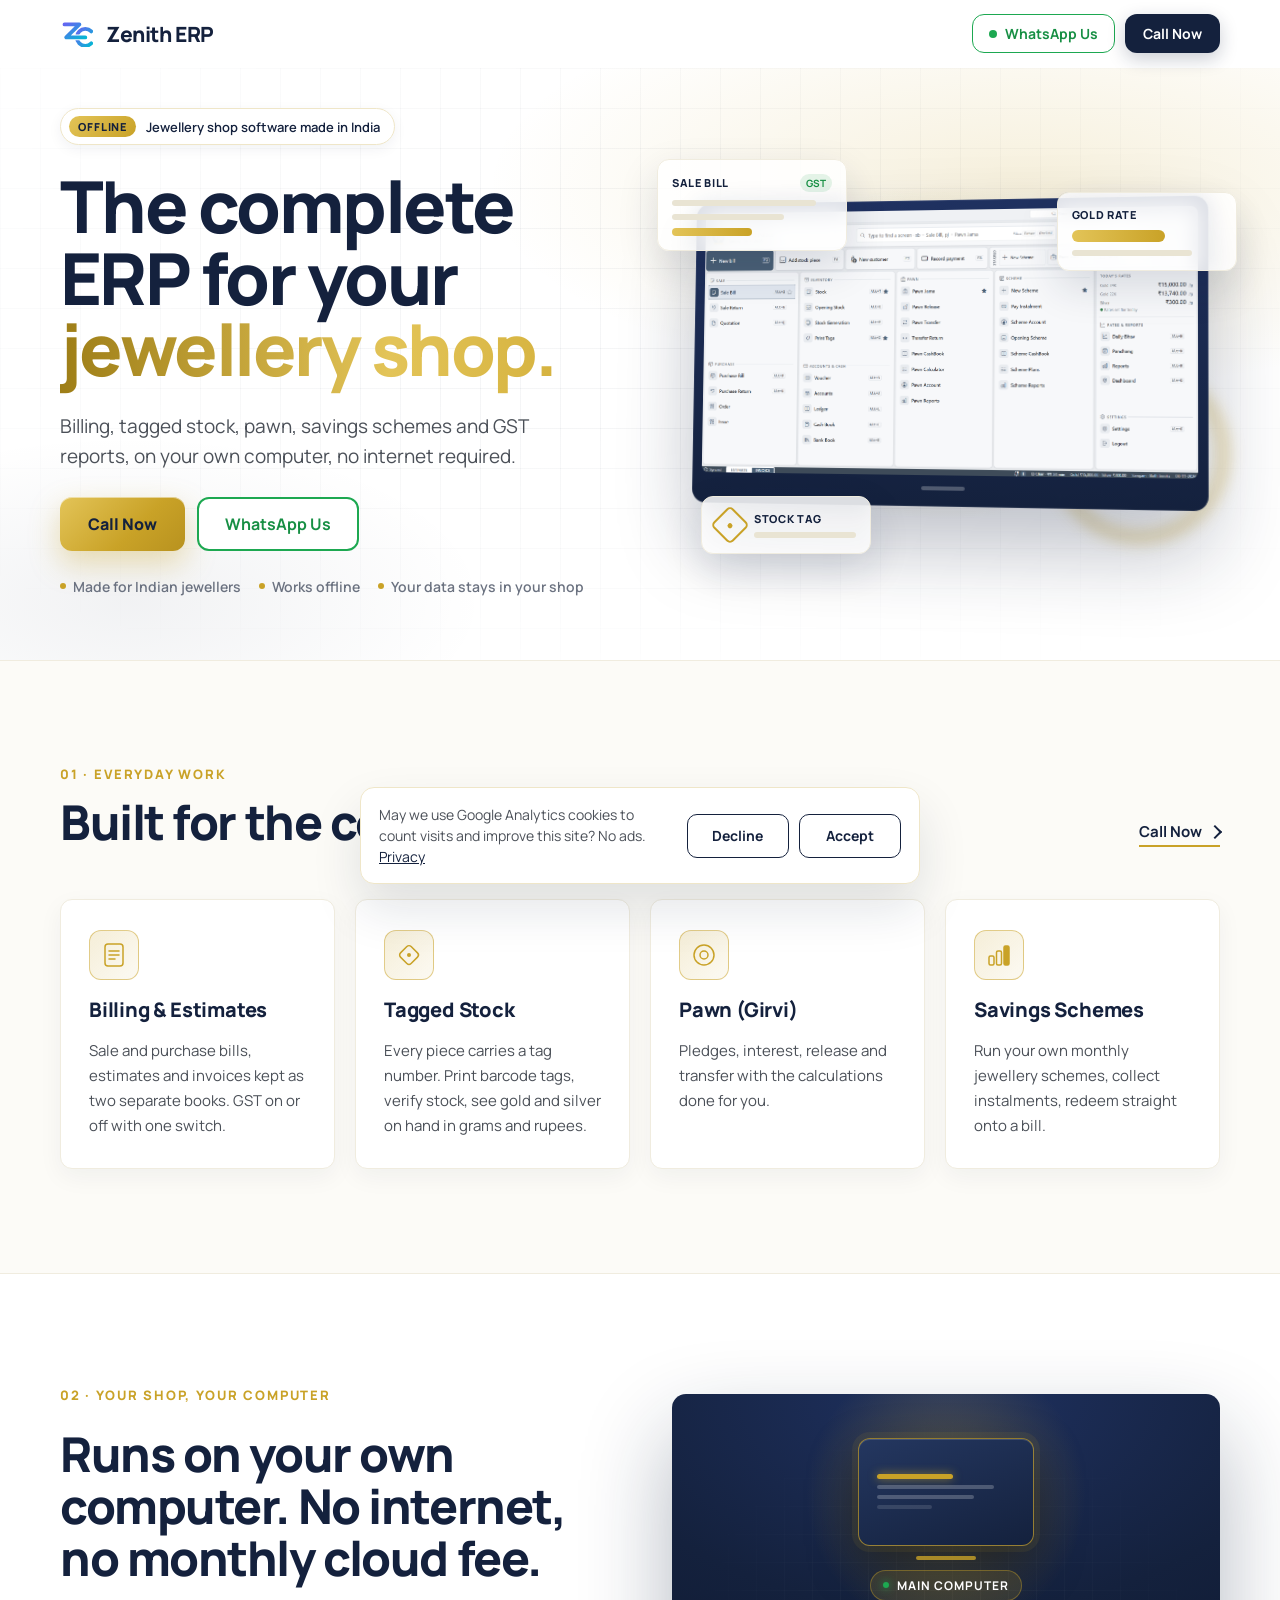
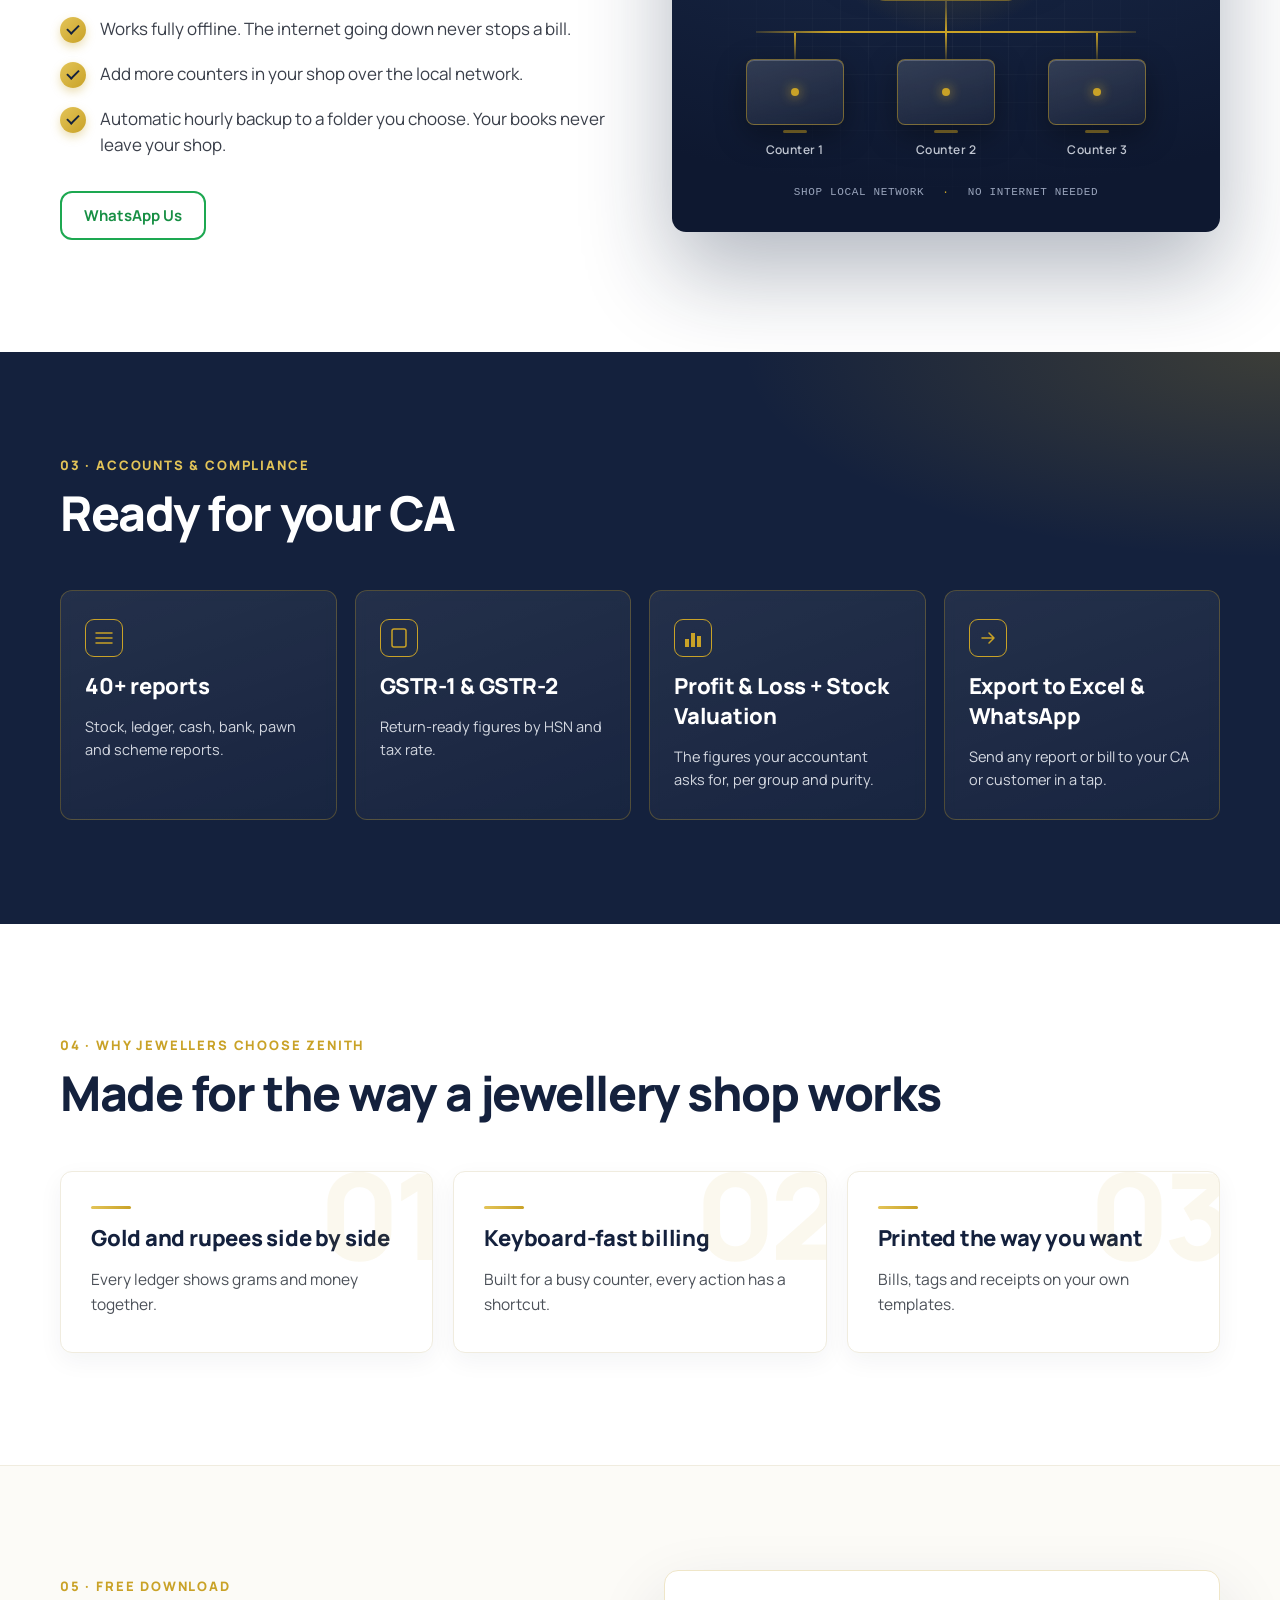
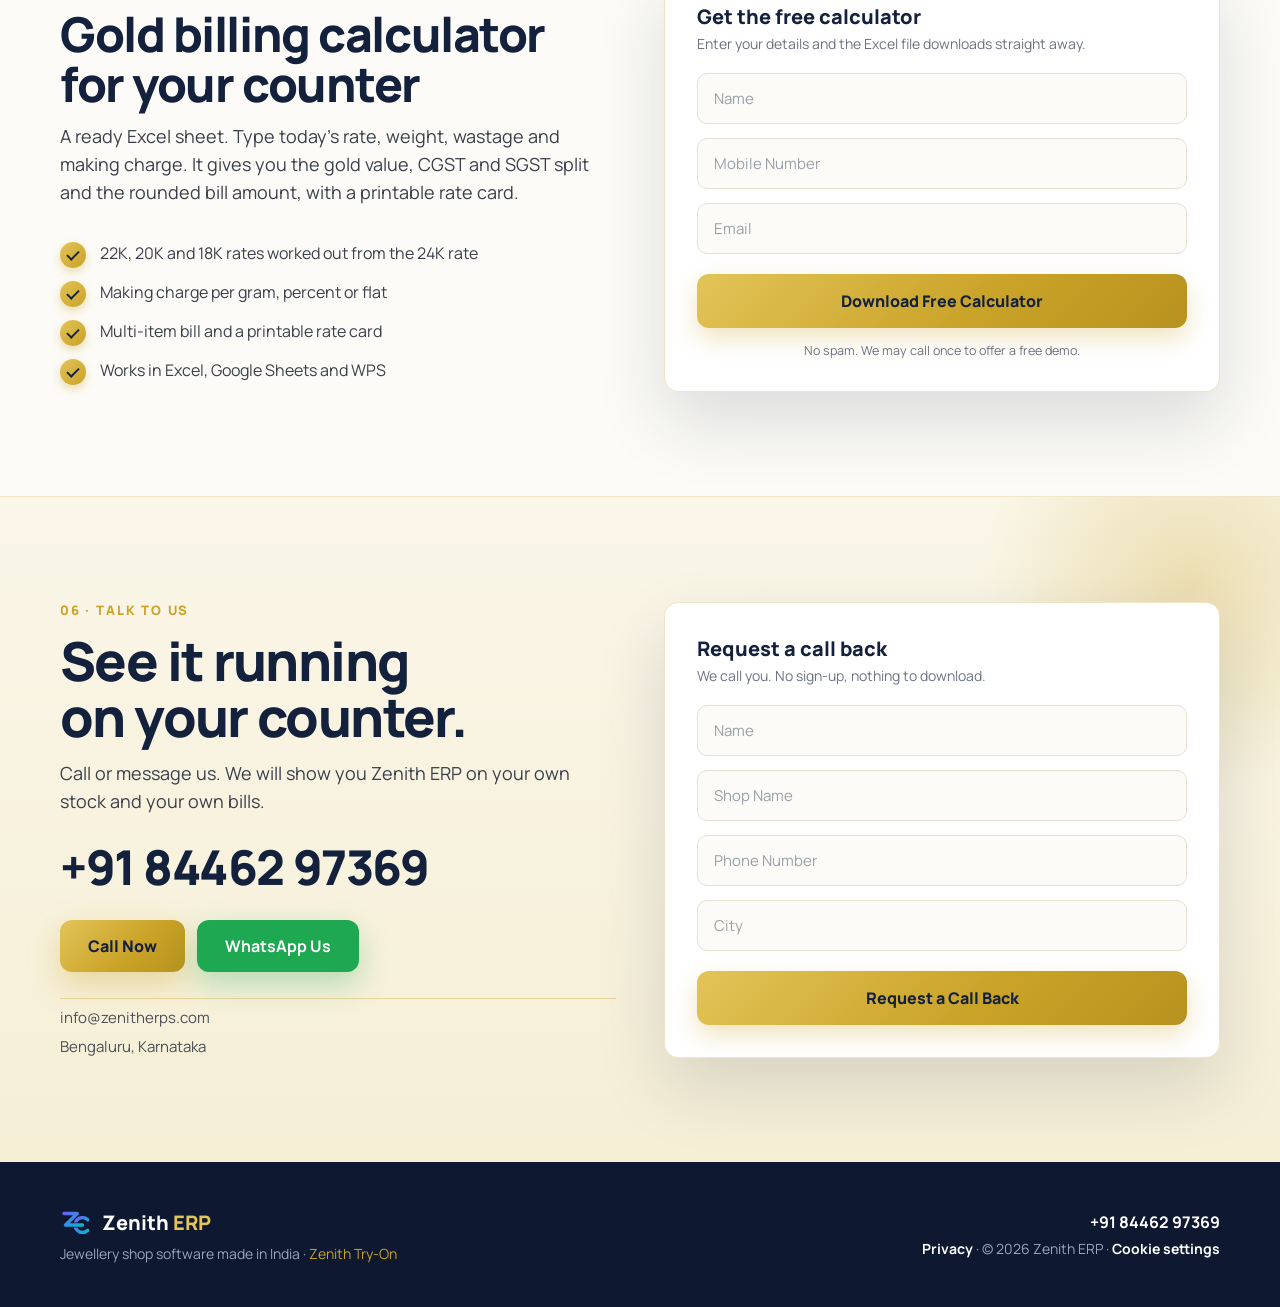
<file: index.html>
<!DOCTYPE html>
<html lang="en-IN">
<head>
<meta charset="utf-8">
<meta name="viewport" content="width=device-width, initial-scale=1">
<title>Zenith ERP | Jewellery shop software made in India</title>
<meta name="description" content="Billing, tagged stock, pawn, savings schemes and GST reports for your jewellery shop, on your own computer, no internet required. Call or WhatsApp us.">
<link rel="canonical" href="https://zenitherps.com/">
<meta property="og:type" content="website">
<meta property="og:title" content="Zenith ERP | Jewellery shop software made in India">
<meta property="og:description" content="Billing, tagged stock, pawn, savings schemes and GST reports, on your own computer, no internet required.">
<meta property="og:url" content="https://zenitherps.com/">
<meta property="og:image" content="https://zenitherps.com/assets/hero-screenshot.png">
<meta name="twitter:card" content="summary_large_image">
<meta name="theme-color" content="#14213D">
<link rel="icon" type="image/svg+xml" href="assets/zc-mark.svg">
<link rel="apple-touch-icon" href="assets/zc-mark-1024.png">
<link rel="preconnect" href="https://fonts.googleapis.com">
<link rel="preconnect" href="https://fonts.gstatic.com" crossorigin>
<link href="https://fonts.googleapis.com/css2?family=Manrope:wght@400;500;600;700;800&display=swap" rel="stylesheet">
<link rel="stylesheet" href="styles.css">
<script src="/common.js" defer></script>
</head>
<body>
<div class="page">

<header class="nav" id="nav">
  <div class="nav__inner">
    <a href="#top" class="nav__brand">
      <img src="assets/zc-mark.svg" alt="Zenith ERP logo" width="36" height="36">
      <span>Zenith ERP</span>
    </a>
    <div class="nav__ctas">
      <a href="https://wa.me/918446297369" class="btn btn--wa-outline btn--sm" rel="noopener" target="_blank"><span class="dot dot--green"></span>WhatsApp Us</a>
      <a href="tel:+918446297369" class="btn btn--navy btn--sm">Call Now</a>
    </div>
  </div>
</header>

<section id="top" class="hero">
  <div class="hero__glow"></div>
  <div class="hero__grid"></div>
  <div class="hero__inner">
    <div class="hero__copy">
      <div class="pill"><span class="pill__chip">OFFLINE</span>Jewellery shop software made in India</div>
      <h1>The complete ERP for your <span class="shine">jewellery shop.</span></h1>
      <p class="hero__sub">Billing, tagged stock, pawn, savings schemes and GST reports, on your own computer, no internet required.</p>
      <div class="btn-row">
        <a href="tel:+918446297369" class="btn btn--gold btn--lg">Call Now</a>
        <a href="https://wa.me/918446297369" class="btn btn--wa-outline btn--lg" rel="noopener" target="_blank">WhatsApp Us</a>
      </div>
      <div class="trust">
        <span><i class="dot dot--gold"></i>Made for Indian jewellers</span>
        <span><i class="dot dot--gold"></i>Works offline</span>
        <span><i class="dot dot--gold"></i>Your data stays in your shop</span>
      </div>
    </div>
    <div class="hero__art">
      <div class="hero__halo"></div>
      <div class="hero__ring"></div>
      <div class="frame">
        <img src="assets/hero-screenshot.png" alt="Zenith ERP home screen" width="1912" height="1016">
        <div class="frame__foot"></div>
      </div>
      <div class="float float--bill">
        <div class="float__head"><span>SALE BILL</span><span class="float__gst">GST</span></div>
        <div class="bar bar--90"></div>
        <div class="bar bar--70"></div>
        <div class="bar bar--gold bar--50"></div>
      </div>
      <div class="float float--rate">
        <div class="float__title">GOLD RATE</div>
        <div class="bar bar--gold bar--tall bar--62"></div>
        <div class="bar bar--80"></div>
      </div>
      <div class="float float--tag">
        <div class="tag-icon"><i></i></div>
        <div class="float__col"><div class="float__title">STOCK TAG</div><div class="bar"></div></div>
      </div>
    </div>
  </div>
</section>

<section class="counter" id="features">
  <div class="container">
    <div class="sec-head sec-head--row reveal">
      <div class="sec-head__text">
        <div class="label">01 · Everyday work</div>
        <h2>Built for the counter</h2>
      </div>
      <a href="tel:+918446297369" class="link-arrow">Call Now <i class="chev"></i></a>
    </div>
    <div class="grid grid--4">
      <div class="card reveal">
        <div class="tile"><svg width="22" height="24" viewBox="0 0 22 24" fill="none" stroke="#C9A227" stroke-width="1.5" stroke-linecap="round"><rect x="2" y="1" width="18" height="22" rx="3"/><path d="M6 8h10M6 12h10M6 16h6"/></svg></div>
        <h3>Billing &amp; Estimates</h3>
        <p>Sale and purchase bills, estimates and invoices kept as two separate books. GST on or off with one switch.</p>
      </div>
      <div class="card reveal">
        <div class="tile"><svg width="24" height="24" viewBox="0 0 24 24" fill="none" stroke="#C9A227" stroke-width="1.5"><rect x="4.5" y="4.5" width="15" height="15" rx="3" transform="rotate(45 12 12)"/><circle cx="12" cy="12" r="2" fill="#C9A227" stroke="none"/></svg></div>
        <h3>Tagged Stock</h3>
        <p>Every piece carries a tag number. Print barcode tags, verify stock, see gold and silver on hand in grams and rupees.</p>
      </div>
      <div class="card reveal">
        <div class="tile"><svg width="24" height="24" viewBox="0 0 24 24" fill="none" stroke="#C9A227" stroke-width="1.5"><circle cx="12" cy="12" r="10"/><circle cx="12" cy="12" r="4"/></svg></div>
        <h3>Pawn (Girvi)</h3>
        <p>Pledges, interest, release and transfer with the calculations done for you.</p>
      </div>
      <div class="card reveal">
        <div class="tile"><svg width="24" height="24" viewBox="0 0 24 24" fill="none" stroke="#C9A227" stroke-width="1.5"><rect x="2" y="13" width="5" height="9" rx="1.5"/><rect x="9.5" y="8" width="5" height="14" rx="1.5"/><rect x="17" y="3" width="5" height="19" rx="1.5" fill="#C9A227"/></svg></div>
        <h3>Savings Schemes</h3>
        <p>Run your own monthly jewellery schemes, collect instalments, redeem straight onto a bill.</p>
      </div>
    </div>
  </div>
</section>

<section class="local" id="local">
  <div class="local__copy reveal">
    <div class="label">02 · Your shop, your computer</div>
    <h2 class="balance">Runs on your own computer. No internet, no monthly cloud fee.</h2>
    <ul class="ticks">
      <li><span class="tick"><i></i></span>Works fully offline. The internet going down never stops a bill.</li>
      <li><span class="tick"><i></i></span>Add more counters in your shop over the local network.</li>
      <li><span class="tick"><i></i></span>Automatic hourly backup to a folder you choose. Your books never leave your shop.</li>
    </ul>
    <a href="https://wa.me/918446297369" class="btn btn--wa-outline btn--md local__cta" rel="noopener" target="_blank">WhatsApp Us</a>
  </div>
  <div class="diagram reveal">
    <div class="diagram__grid"></div>
    <div class="diagram__glow"></div>
    <div class="diagram__main">
      <div class="server">
        <div class="server__line server__line--gold"></div>
        <div class="server__line server__line--85"></div>
        <div class="server__line server__line--70"></div>
        <div class="server__line server__line--40"></div>
      </div>
      <div class="server__stand"></div>
      <div class="server__badge"><span class="dot dot--live"></span>Main computer</div>
    </div>
    <div class="wire wire--down"><div class="wire__pulse"></div></div>
    <div class="wire wire--bus"></div>
    <div class="counters">
      <div class="counter-node"><div class="wire wire--drop"></div><div class="screen"><i class="blink"></i></div><div class="screen__stand"></div><div class="counter-node__name">Counter 1</div></div>
      <div class="counter-node"><div class="wire wire--drop"></div><div class="screen"><i class="blink blink--2"></i></div><div class="screen__stand"></div><div class="counter-node__name">Counter 2</div></div>
      <div class="counter-node"><div class="wire wire--drop"></div><div class="screen"><i class="blink blink--3"></i></div><div class="screen__stand"></div><div class="counter-node__name">Counter 3</div></div>
    </div>
    <div class="diagram__caption"><span>SHOP LOCAL NETWORK</span><span class="diagram__sep">·</span><span>NO INTERNET NEEDED</span></div>
  </div>
</section>

<section class="ca" id="accountant">
  <div class="ca__glow"></div>
  <div class="container">
    <div class="sec-head reveal">
      <div class="label label--light">03 · Accounts &amp; compliance</div>
      <h2 class="h2--white">Ready for your CA</h2>
    </div>
    <div class="grid grid--4 grid--tight">
      <div class="glass reveal">
        <div class="glass__icon"><svg width="20" height="20" viewBox="0 0 20 20" fill="none" stroke="#C9A227" stroke-width="1.5" stroke-linecap="round"><path d="M2 5h16M2 10h16M2 15h16"/></svg></div>
        <div class="glass__title">40+ reports</div>
        <div class="glass__body">Stock, ledger, cash, bank, pawn and scheme reports.</div>
      </div>
      <div class="glass reveal">
        <div class="glass__icon"><svg width="20" height="20" viewBox="0 0 20 20" fill="none" stroke="#C9A227" stroke-width="1.5"><rect x="3" y="1" width="14" height="18" rx="2"/></svg></div>
        <div class="glass__title">GSTR-1 &amp; GSTR-2</div>
        <div class="glass__body">Return-ready figures by HSN and tax rate.</div>
      </div>
      <div class="glass reveal">
        <div class="glass__icon"><svg width="20" height="20" viewBox="0 0 20 20" fill="#C9A227"><rect x="2" y="11" width="4" height="8"/><rect x="8" y="5" width="4" height="14"/><rect x="14" y="8" width="4" height="11"/></svg></div>
        <div class="glass__title">Profit &amp; Loss + Stock Valuation</div>
        <div class="glass__body">The figures your accountant asks for, per group and purity.</div>
      </div>
      <div class="glass reveal">
        <div class="glass__icon"><svg width="20" height="20" viewBox="0 0 20 20" fill="none" stroke="#C9A227" stroke-width="1.5" stroke-linecap="round" stroke-linejoin="round"><path d="M4 10h12M11 5l5 5-5 5"/></svg></div>
        <div class="glass__title">Export to Excel &amp; WhatsApp</div>
        <div class="glass__body">Send any report or bill to your CA or customer in a tap.</div>
      </div>
    </div>
  </div>
</section>

<section class="why container" id="why">
  <div class="sec-head reveal">
    <div class="label">04 · Why jewellers choose Zenith</div>
    <h2>Made for the way a jewellery shop works</h2>
  </div>
  <div class="grid grid--3">
    <div class="card card--why reveal">
      <div class="watermark">01</div>
      <div class="rule"></div>
      <h3>Gold and rupees side by side</h3>
      <p>Every ledger shows grams and money together.</p>
    </div>
    <div class="card card--why reveal">
      <div class="watermark">02</div>
      <div class="rule"></div>
      <h3>Keyboard-fast billing</h3>
      <p>Built for a busy counter, every action has a shortcut.</p>
    </div>
    <div class="card card--why reveal">
      <div class="watermark">03</div>
      <div class="rule"></div>
      <h3>Printed the way you want</h3>
      <p>Bills, tags and receipts on your own templates.</p>
    </div>
  </div>
</section>

<section class="download" id="download">
  <div class="download__inner">
    <div class="download__copy reveal">
      <div class="sec-head sec-head--flush">
        <div class="label">05 · Free download</div>
        <h2 class="balance">Gold billing calculator for your counter</h2>
        <p class="download__sub">A ready Excel sheet. Type today's rate, weight, wastage and making charge. It gives you the gold value, CGST and SGST split and the rounded bill amount, with a printable rate card.</p>
      </div>
      <ul class="ticks ticks--tight">
        <li><span class="tick"><i></i></span>22K, 20K and 18K rates worked out from the 24K rate</li>
        <li><span class="tick"><i></i></span>Making charge per gram, percent or flat</li>
        <li><span class="tick"><i></i></span>Multi-item bill and a printable rate card</li>
        <li><span class="tick"><i></i></span>Works in Excel, Google Sheets and WPS</li>
      </ul>
    </div>
    <form class="form reveal" id="leadmagnet" novalidate>
      <div class="form__head"><div class="form__title">Get the free calculator</div><div class="form__sub">Enter your details and the Excel file downloads straight away.</div></div>
      <input type="text" name="name" placeholder="Name" autocomplete="name" required aria-label="Name">
      <input type="tel" name="phone" placeholder="Mobile Number" autocomplete="tel" inputmode="numeric" required aria-label="Mobile Number">
      <input type="email" name="email" placeholder="Email" autocomplete="email" inputmode="email" required aria-label="Email">
      <input type="checkbox" name="botcheck" class="hp" tabindex="-1" autocomplete="off" aria-hidden="true">
      <button type="submit" class="form__submit">Download Free Calculator</button>
      <div class="form__error" id="lead-error" role="alert" hidden>Could not send. Please WhatsApp us and we will send the file.</div>
      <div class="form__done" id="lead-done" role="status" hidden>Downloading. If it did not start, <a href="assets/zenith-gold-billing-calculator.xlsx" download>click here</a>.</div>
      <div class="form__fine">No spam. We may call once to offer a free demo.</div>
    </form>
  </div>
</section>

<section class="contact" id="contact">
  <div class="contact__blob"></div>
  <div class="contact__inner">
    <div class="contact__copy reveal">
      <div class="sec-head sec-head--flush">
        <div class="label">06 · Talk to us</div>
        <h2 class="h2--contact balance">See it running on your counter.</h2>
        <p class="contact__sub">Call or message us. We will show you Zenith ERP on your own stock and your own bills.</p>
      </div>
      <a href="tel:+918446297369" class="contact__phone">+91 84462 97369</a>
      <div class="btn-row">
        <a href="tel:+918446297369" class="btn btn--gold btn--lg btn--flat">Call Now</a>
        <a href="https://wa.me/918446297369" class="btn btn--wa-solid btn--lg btn--flat" rel="noopener" target="_blank">WhatsApp Us</a>
      </div>
      <div class="contact__meta">
        <div><a href="mailto:info@zenitherps.com" class="contact__email">info@zenitherps.com</a></div>
        <div>Bengaluru, Karnataka</div>
      </div>
    </div>
    <form class="form reveal" id="callback" novalidate>
      <div class="form__head"><div class="form__title">Request a call back</div><div class="form__sub">We call you. No sign-up, nothing to download.</div></div>
      <input type="text" name="name" placeholder="Name" autocomplete="name" required aria-label="Name">
      <input type="text" name="shop" placeholder="Shop Name" autocomplete="organization" required aria-label="Shop Name">
      <input type="tel" name="phone" placeholder="Phone Number" autocomplete="tel" inputmode="numeric" required aria-label="Phone Number">
      <input type="text" name="city" placeholder="City" autocomplete="address-level2" required aria-label="City">
      <input type="checkbox" name="botcheck" class="hp" tabindex="-1" autocomplete="off" aria-hidden="true">
      <button type="submit" class="form__submit">Request a Call Back</button>
      <div class="form__error" id="form-error" role="alert" hidden>Could not send. Please call or WhatsApp us instead.</div>
    </form>
  </div>
</section>

<footer class="foot">
  <div class="foot__inner">
    <div class="foot__brand">
      <div class="foot__logo"><img src="assets/zc-mark.svg" alt="Zenith ERP logo" width="32" height="32"><div>Zenith <span>ERP</span></div></div>
      <div class="foot__tag">Jewellery shop software made in India · <a href="try-on.html">Zenith Try-On</a></div>
    </div>
    <div class="foot__right">
      <a href="tel:+918446297369">+91 84462 97369</a>
      <div class="foot__copy"><a href="/privacy/">Privacy</a> · © 2026 Zenith ERP</div>
    </div>
  </div>
</footer>

<div class="mobile-bar">
  <a href="tel:+918446297369" class="mobile-bar__call">Call Now</a>
  <a href="https://wa.me/918446297369" class="mobile-bar__wa" rel="noopener" target="_blank">WhatsApp Us</a>
</div>

</div>
<script src="site.js" defer></script>
</body>
</html>
</file>
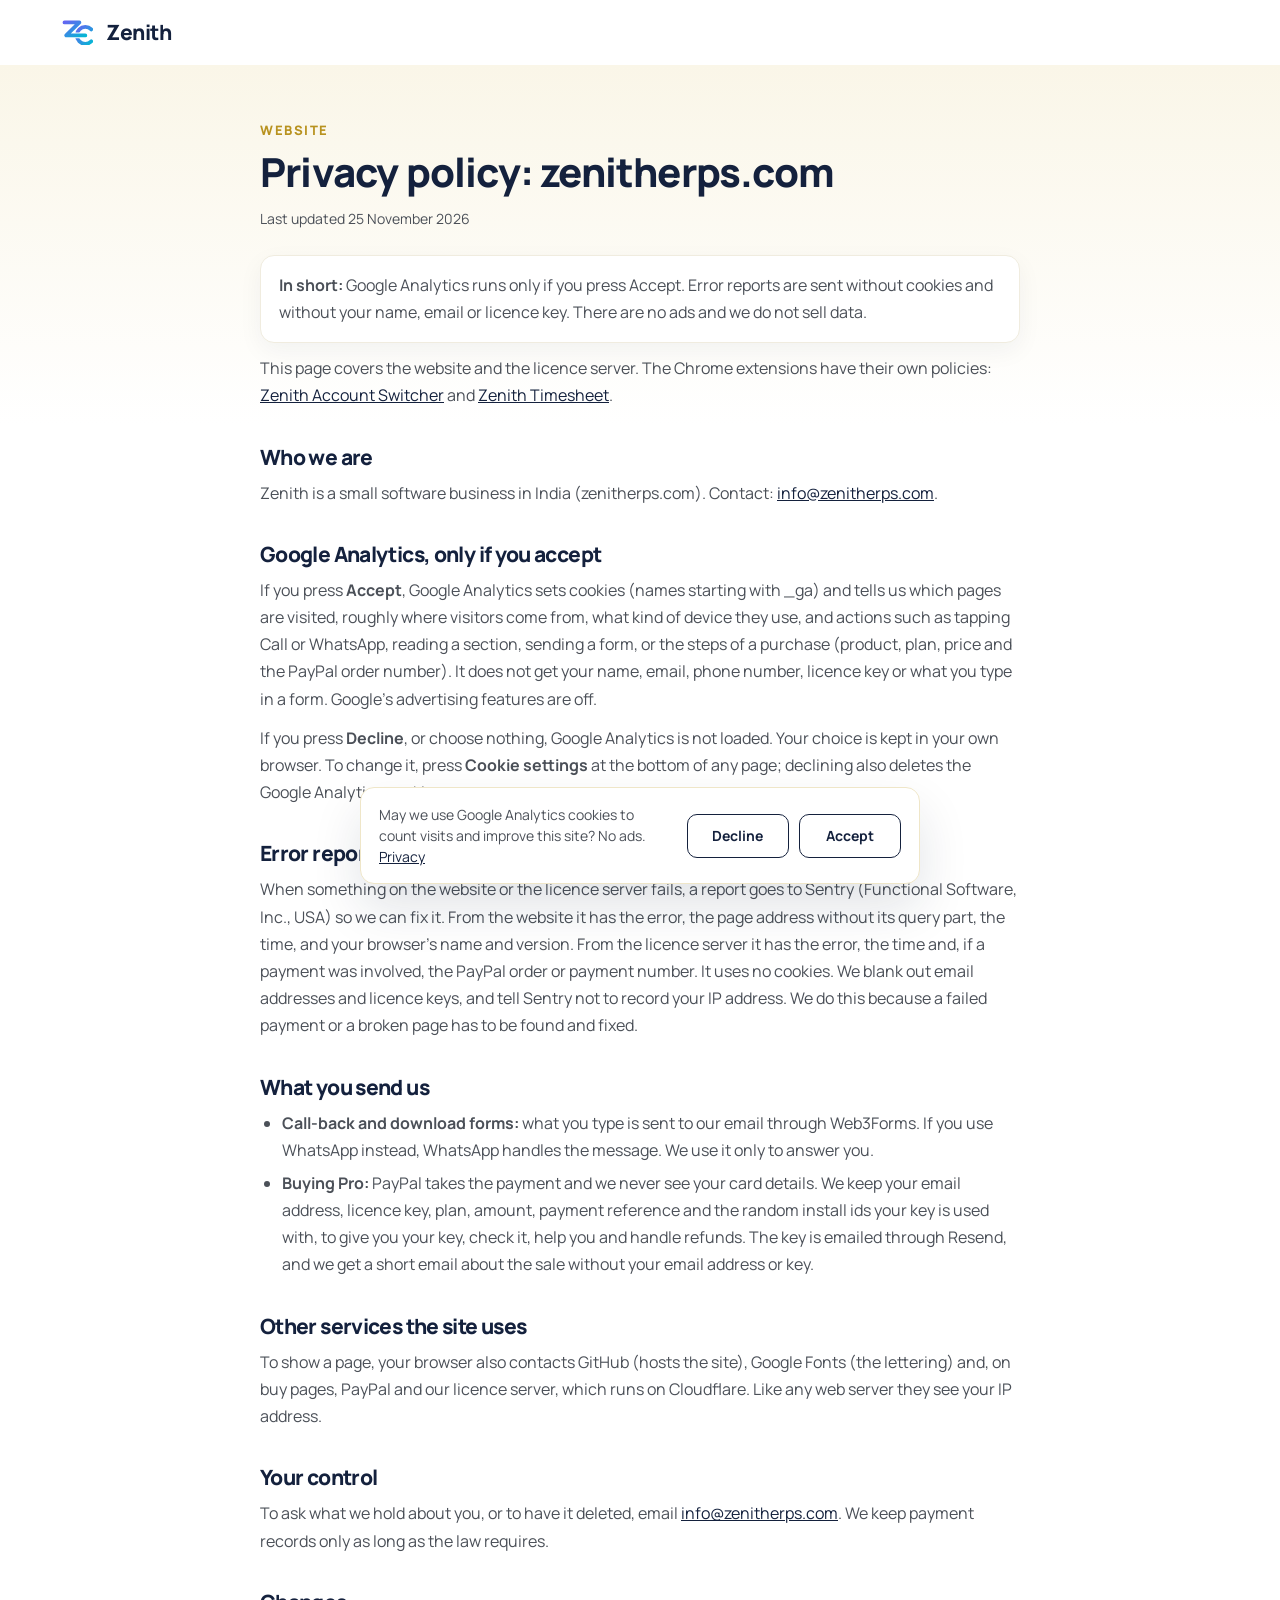
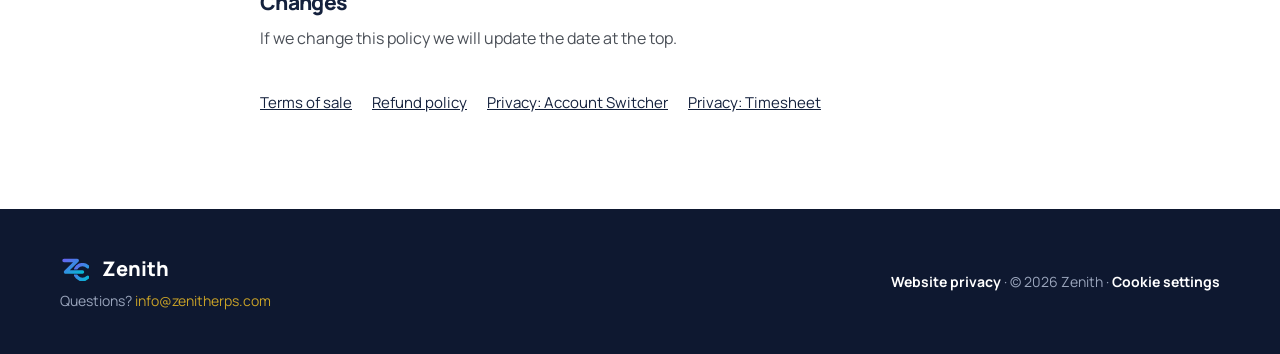
<file: privacy/index.html>
<!DOCTYPE html>
<html lang="en">
<head>
<meta charset="utf-8">
<meta name="viewport" content="width=device-width, initial-scale=1">
<title>Privacy policy: zenitherps.com</title>
<meta name="description" content="What the zenitherps.com website collects: analytics only after you accept, error reports without cookies, and what you send us.">
<link rel="canonical" href="https://zenitherps.com/privacy/">
<meta name="theme-color" content="#14213D">
<link rel="icon" type="image/svg+xml" href="/assets/zc-mark.svg">
<link rel="preconnect" href="https://fonts.googleapis.com">
<link rel="preconnect" href="https://fonts.gstatic.com" crossorigin>
<link href="https://fonts.googleapis.com/css2?family=Manrope:wght@400;500;600;700;800&display=swap" rel="stylesheet">
<link rel="stylesheet" href="/styles.css">
<script src="/common.js" defer></script>
<link rel="stylesheet" href="/legal/legal.css">
</head>
<body>
<div class="page">

<header class="nav" id="nav">
  <div class="nav__inner">
    <a href="/" class="nav__brand">
      <img src="/assets/zc-mark.svg" alt="Zenith logo" width="36" height="36">
      <span>Zenith</span>
    </a>
  </div>
</header>

<main class="legal">
  <div class="legal__inner">
    <div class="legal__label">Website</div>
    <h1>Privacy policy: zenitherps.com</h1>
    <p class="legal__date">Last updated 25 November 2026</p>

    <div class="legal__box">
      <p><b>In short:</b> Google Analytics runs only if you press Accept. Error reports are sent without cookies and without your name, email or licence key. There are no ads and we do not sell data.</p>
    </div>

    <p>This page covers the website and the licence server. The Chrome extensions have their own policies: <a href="/privacy/account-switcher/">Zenith Account Switcher</a> and <a href="/privacy/timesheet/">Zenith Timesheet</a>.</p>

    <h2>Who we are</h2>
    <p>Zenith is a small software business in India (zenitherps.com). Contact: <a href="mailto:info@zenitherps.com">info@zenitherps.com</a>.</p>

    <h2>Google Analytics, only if you accept</h2>
    <p>If you press <b>Accept</b>, Google Analytics sets cookies (names starting with _ga) and tells us which pages are visited, roughly where visitors come from, what kind of device they use, and actions such as tapping Call or WhatsApp, reading a section, sending a form, or the steps of a purchase (product, plan, price and the PayPal order number). It does not get your name, email, phone number, licence key or what you type in a form. Google's advertising features are off.</p>
    <p>If you press <b>Decline</b>, or choose nothing, Google Analytics is not loaded. Your choice is kept in your own browser. To change it, press <b>Cookie settings</b> at the bottom of any page; declining also deletes the Google Analytics cookies.</p>

    <h2>Error reports</h2>
    <p>When something on the website or the licence server fails, a report goes to Sentry (Functional Software, Inc., USA) so we can fix it. From the website it has the error, the page address without its query part, the time, and your browser's name and version. From the licence server it has the error, the time and, if a payment was involved, the PayPal order or payment number. It uses no cookies. We blank out email addresses and licence keys, and tell Sentry not to record your IP address. We do this because a failed payment or a broken page has to be found and fixed.</p>

    <h2>What you send us</h2>
    <ul>
      <li><b>Call-back and download forms:</b> what you type is sent to our email through Web3Forms. If you use WhatsApp instead, WhatsApp handles the message. We use it only to answer you.</li>
      <li><b>Buying Pro:</b> PayPal takes the payment and we never see your card details. We keep your email address, licence key, plan, amount, payment reference and the random install ids your key is used with, to give you your key, check it, help you and handle refunds. The key is emailed through Resend, and we get a short email about the sale without your email address or key.</li>
    </ul>

    <h2>Other services the site uses</h2>
    <p>To show a page, your browser also contacts GitHub (hosts the site), Google Fonts (the lettering) and, on buy pages, PayPal and our licence server, which runs on Cloudflare. Like any web server they see your IP address.</p>

    <h2>Your control</h2>
    <p>To ask what we hold about you, or to have it deleted, email <a href="mailto:info@zenitherps.com">info@zenitherps.com</a>. We keep payment records only as long as the law requires.</p>

    <h2>Changes</h2>
    <p>If we change this policy we will update the date at the top.</p>

    <div class="legal__links">
      <a href="/terms/">Terms of sale</a>
      <a href="/refund/">Refund policy</a>
      <a href="/privacy/account-switcher/">Privacy: Account Switcher</a>
      <a href="/privacy/timesheet/">Privacy: Timesheet</a>
    </div>
  </div>
</main>

<footer class="foot">
  <div class="foot__inner">
    <div class="foot__brand">
      <div class="foot__logo"><img src="/assets/zc-mark.svg" alt="Zenith logo" width="32" height="32"><div>Zenith</div></div>
      <div class="foot__tag">Questions? <a href="mailto:info@zenitherps.com">info@zenitherps.com</a></div>
    </div>
    <div class="foot__right">
      <div class="foot__copy"><a href="/privacy/">Website privacy</a> · © 2026 Zenith</div>
    </div>
  </div>
</footer>

</div>
</body>
</html>
</file>
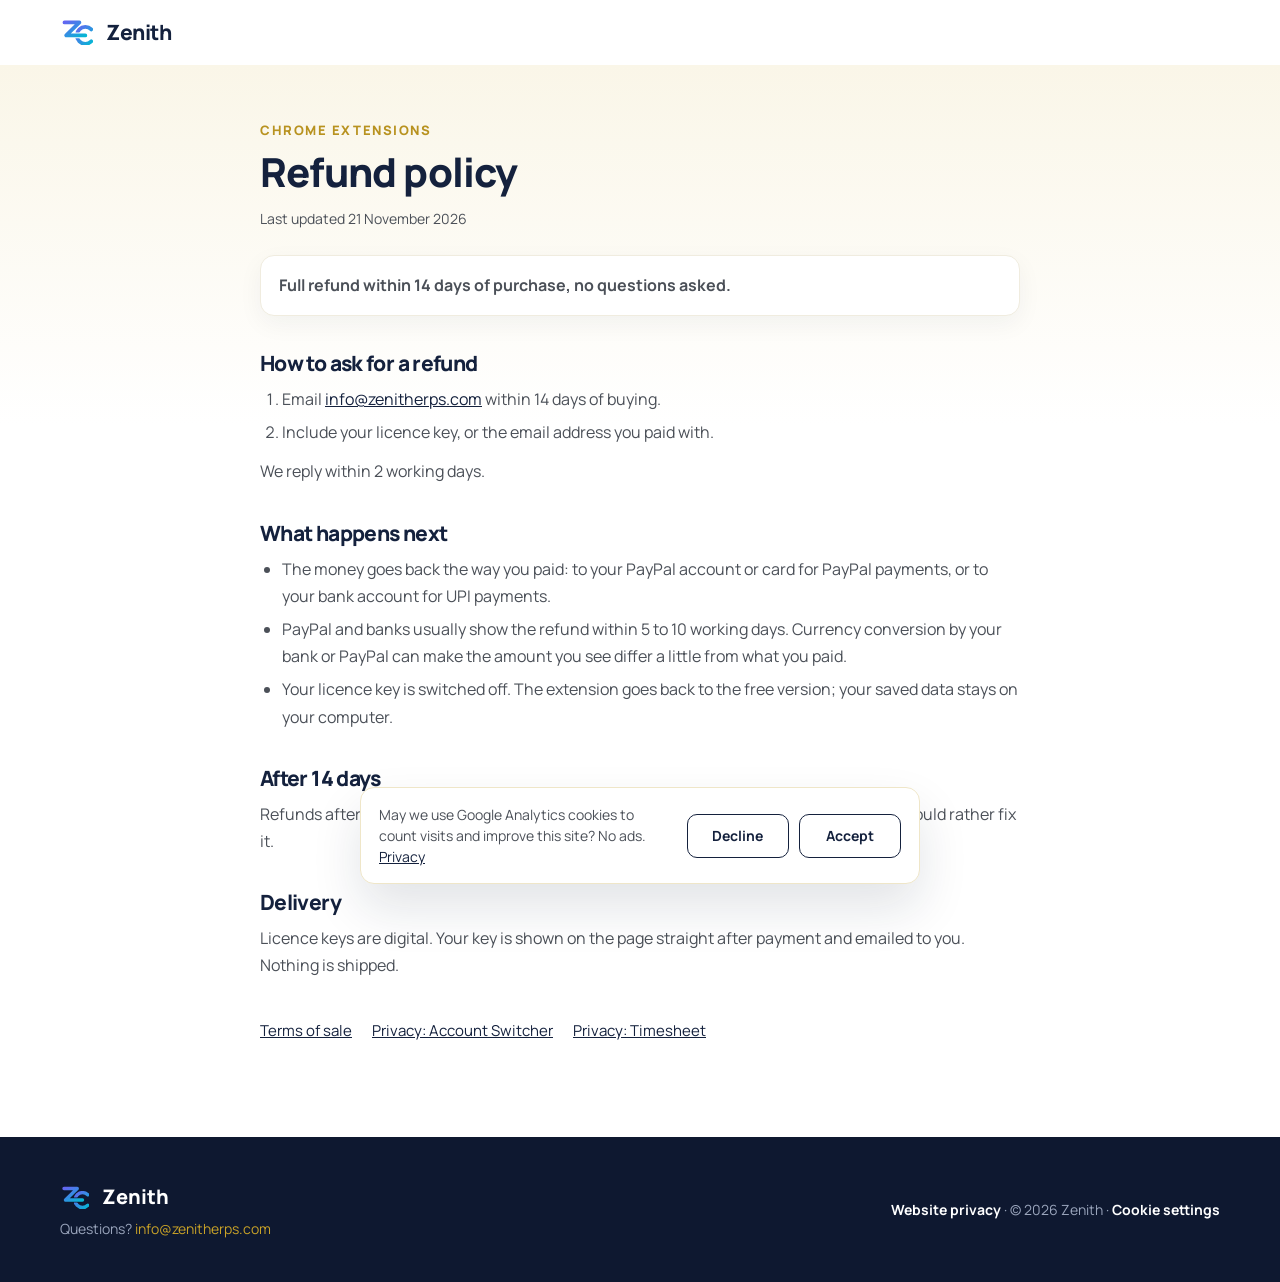
<file: refund/index.html>
<!DOCTYPE html>
<html lang="en">
<head>
<meta charset="utf-8">
<meta name="viewport" content="width=device-width, initial-scale=1">
<title>Refund policy: Zenith Chrome extensions</title>
<meta name="description" content="Full refund within 14 days for any Zenith Chrome extension Pro licence key. No questions asked.">
<link rel="canonical" href="https://zenitherps.com/refund/">
<meta name="theme-color" content="#14213D">
<link rel="icon" type="image/svg+xml" href="/assets/zc-mark.svg">
<link rel="preconnect" href="https://fonts.googleapis.com">
<link rel="preconnect" href="https://fonts.gstatic.com" crossorigin>
<link href="https://fonts.googleapis.com/css2?family=Manrope:wght@400;500;600;700;800&display=swap" rel="stylesheet">
<link rel="stylesheet" href="/styles.css">
<script src="/common.js" defer></script>
<link rel="stylesheet" href="/legal/legal.css">
</head>
<body>
<div class="page">

<header class="nav" id="nav">
  <div class="nav__inner">
    <a href="/" class="nav__brand">
      <img src="/assets/zc-mark.svg" alt="Zenith logo" width="36" height="36">
      <span>Zenith</span>
    </a>
  </div>
</header>

<main class="legal">
  <div class="legal__inner">
    <div class="legal__label">Chrome extensions</div>
    <h1>Refund policy</h1>
    <p class="legal__date">Last updated 21 November 2026</p>

    <div class="legal__box">
      <p><b>Full refund within 14 days of purchase, no questions asked.</b></p>
    </div>

    <h2>How to ask for a refund</h2>
    <ol>
      <li>Email <a href="mailto:info@zenitherps.com?subject=Refund%20request">info@zenitherps.com</a> within 14 days of buying.</li>
      <li>Include your licence key, or the email address you paid with.</li>
    </ol>
    <p>We reply within 2 working days.</p>

    <h2>What happens next</h2>
    <ul>
      <li>The money goes back the way you paid: to your PayPal account or card for PayPal payments, or to your bank account for UPI payments.</li>
      <li>PayPal and banks usually show the refund within 5 to 10 working days. Currency conversion by your bank or PayPal can make the amount you see differ a little from what you paid.</li>
      <li>Your licence key is switched off. The extension goes back to the free version; your saved data stays on your computer.</li>
    </ul>

    <h2>After 14 days</h2>
    <p>Refunds after 14 days are at our discretion. If something does not work, email us first: we would rather fix it.</p>

    <h2>Delivery</h2>
    <p>Licence keys are digital. Your key is shown on the page straight after payment and emailed to you. Nothing is shipped.</p>

    <div class="legal__links">
      <a href="/terms/">Terms of sale</a>
      <a href="/privacy/account-switcher/">Privacy: Account Switcher</a>
      <a href="/privacy/timesheet/">Privacy: Timesheet</a>
    </div>
  </div>
</main>

<footer class="foot">
  <div class="foot__inner">
    <div class="foot__brand">
      <div class="foot__logo"><img src="/assets/zc-mark.svg" alt="Zenith logo" width="32" height="32"><div>Zenith</div></div>
      <div class="foot__tag">Questions? <a href="mailto:info@zenitherps.com">info@zenitherps.com</a></div>
    </div>
    <div class="foot__right">
      <div class="foot__copy"><a href="/privacy/">Website privacy</a> · © 2026 Zenith</div>
    </div>
  </div>
</footer>

</div>
</body>
</html>
</file>
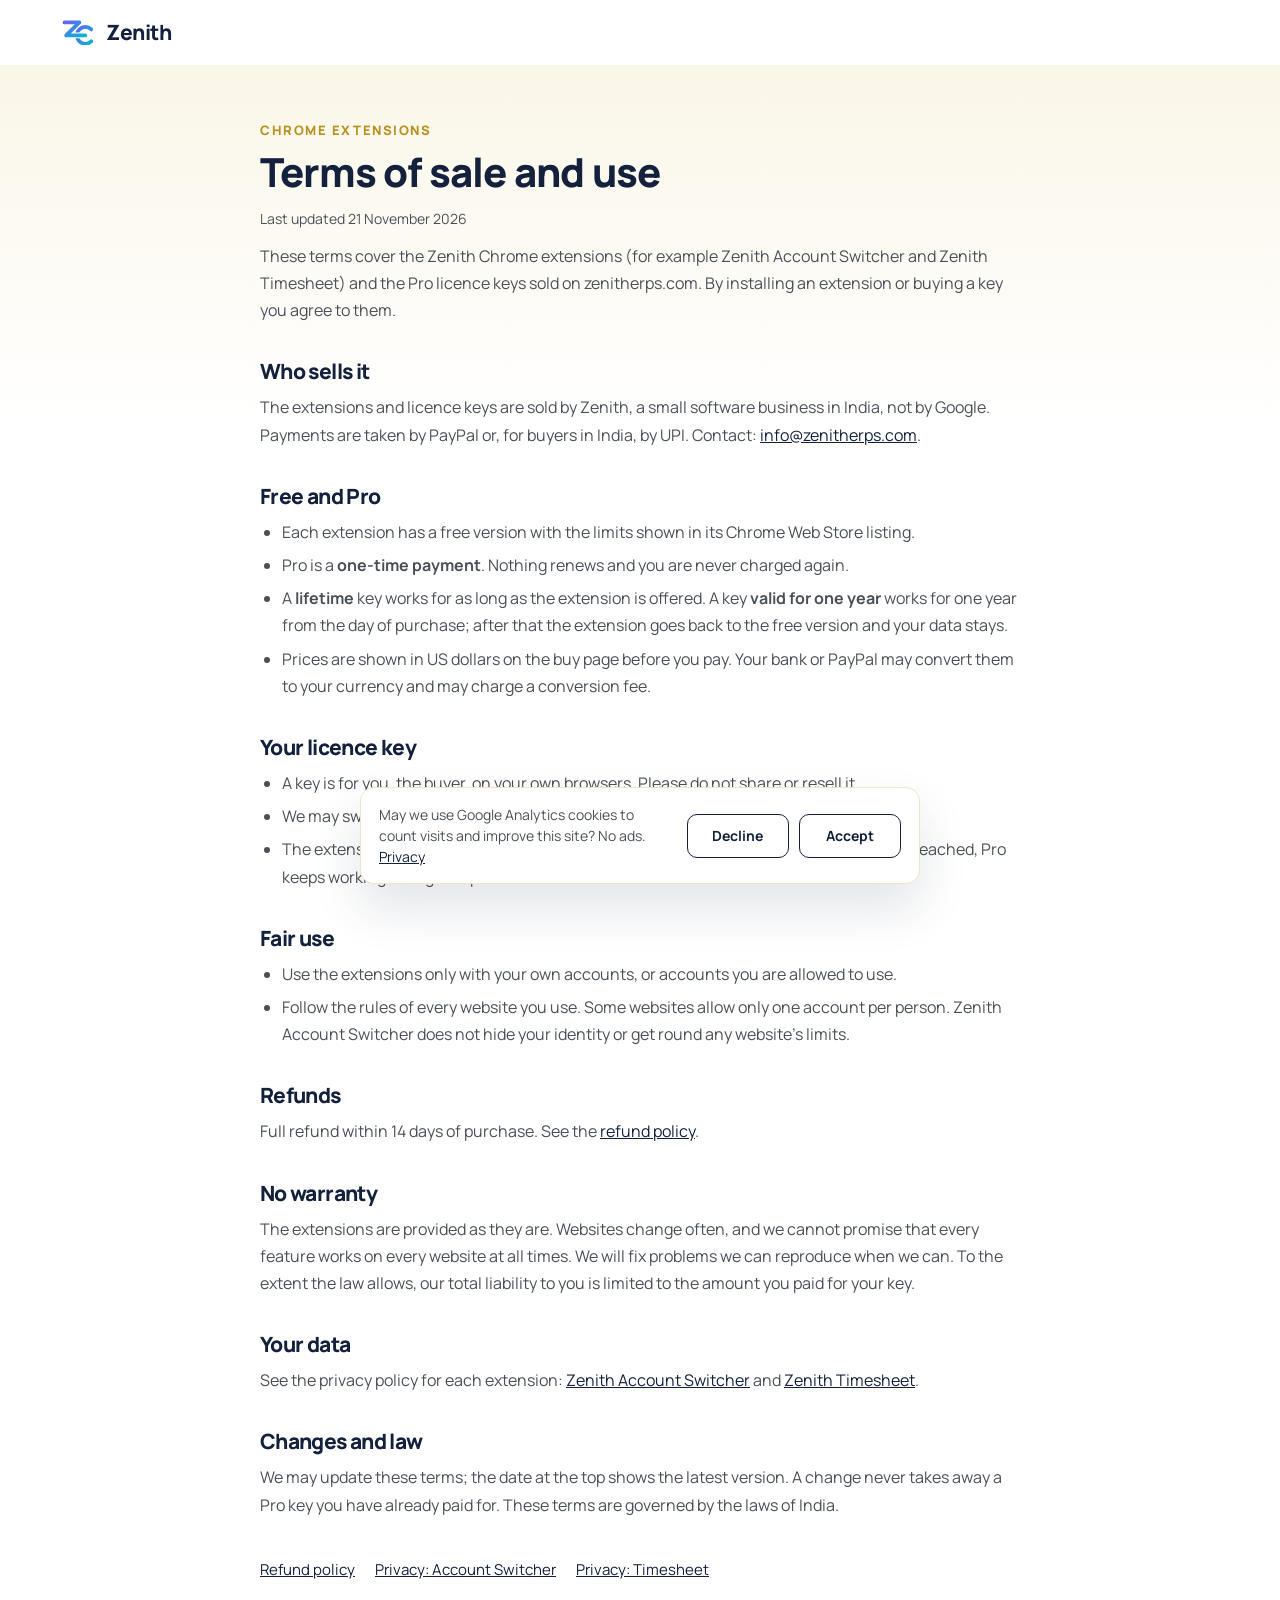
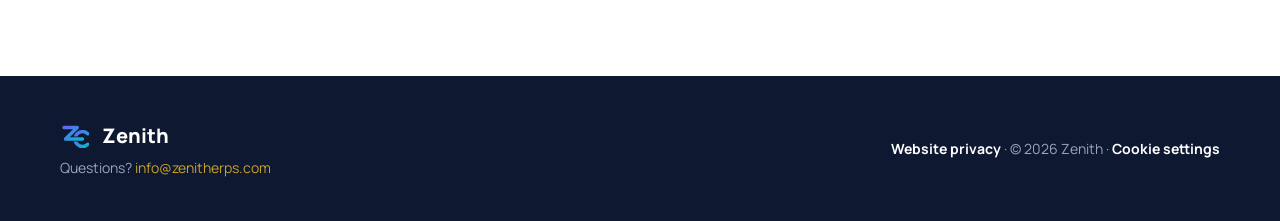
<file: terms/index.html>
<!DOCTYPE html>
<html lang="en">
<head>
<meta charset="utf-8">
<meta name="viewport" content="width=device-width, initial-scale=1">
<title>Terms of sale: Zenith Chrome extensions</title>
<meta name="description" content="Terms of sale and use for Zenith Chrome extensions and their Pro licence keys. One-time payments, sold by Zenith, not by Google.">
<link rel="canonical" href="https://zenitherps.com/terms/">
<meta name="theme-color" content="#14213D">
<link rel="icon" type="image/svg+xml" href="/assets/zc-mark.svg">
<link rel="preconnect" href="https://fonts.googleapis.com">
<link rel="preconnect" href="https://fonts.gstatic.com" crossorigin>
<link href="https://fonts.googleapis.com/css2?family=Manrope:wght@400;500;600;700;800&display=swap" rel="stylesheet">
<link rel="stylesheet" href="/styles.css">
<script src="/common.js" defer></script>
<link rel="stylesheet" href="/legal/legal.css">
</head>
<body>
<div class="page">

<header class="nav" id="nav">
  <div class="nav__inner">
    <a href="/" class="nav__brand">
      <img src="/assets/zc-mark.svg" alt="Zenith logo" width="36" height="36">
      <span>Zenith</span>
    </a>
  </div>
</header>

<main class="legal">
  <div class="legal__inner">
    <div class="legal__label">Chrome extensions</div>
    <h1>Terms of sale and use</h1>
    <p class="legal__date">Last updated 21 November 2026</p>

    <p>These terms cover the Zenith Chrome extensions (for example Zenith Account Switcher and Zenith Timesheet) and the Pro licence keys sold on zenitherps.com. By installing an extension or buying a key you agree to them.</p>

    <h2>Who sells it</h2>
    <p>The extensions and licence keys are sold by Zenith, a small software business in India, not by Google. Payments are taken by PayPal or, for buyers in India, by UPI. Contact: <a href="mailto:info@zenitherps.com">info@zenitherps.com</a>.</p>

    <h2>Free and Pro</h2>
    <ul>
      <li>Each extension has a free version with the limits shown in its Chrome Web Store listing.</li>
      <li>Pro is a <b>one-time payment</b>. Nothing renews and you are never charged again.</li>
      <li>A <b>lifetime</b> key works for as long as the extension is offered. A key <b>valid for one year</b> works for one year from the day of purchase; after that the extension goes back to the free version and your data stays.</li>
      <li>Prices are shown in US dollars on the buy page before you pay. Your bank or PayPal may convert them to your currency and may charge a conversion fee.</li>
    </ul>

    <h2>Your licence key</h2>
    <ul>
      <li>A key is for you, the buyer, on your own browsers. Please do not share or resell it.</li>
      <li>We may switch off a key that is refunded, charged back, or clearly shared in public.</li>
      <li>The extension checks the key with our server from time to time. If our server cannot be reached, Pro keeps working for a grace period.</li>
    </ul>

    <h2>Fair use</h2>
    <ul>
      <li>Use the extensions only with your own accounts, or accounts you are allowed to use.</li>
      <li>Follow the rules of every website you use. Some websites allow only one account per person. Zenith Account Switcher does not hide your identity or get round any website's limits.</li>
    </ul>

    <h2>Refunds</h2>
    <p>Full refund within 14 days of purchase. See the <a href="/refund/">refund policy</a>.</p>

    <h2>No warranty</h2>
    <p>The extensions are provided as they are. Websites change often, and we cannot promise that every feature works on every website at all times. We will fix problems we can reproduce when we can. To the extent the law allows, our total liability to you is limited to the amount you paid for your key.</p>

    <h2>Your data</h2>
    <p>See the privacy policy for each extension: <a href="/privacy/account-switcher/">Zenith Account Switcher</a> and <a href="/privacy/timesheet/">Zenith Timesheet</a>.</p>

    <h2>Changes and law</h2>
    <p>We may update these terms; the date at the top shows the latest version. A change never takes away a Pro key you have already paid for. These terms are governed by the laws of India.</p>

    <div class="legal__links">
      <a href="/refund/">Refund policy</a>
      <a href="/privacy/account-switcher/">Privacy: Account Switcher</a>
      <a href="/privacy/timesheet/">Privacy: Timesheet</a>
    </div>
  </div>
</main>

<footer class="foot">
  <div class="foot__inner">
    <div class="foot__brand">
      <div class="foot__logo"><img src="/assets/zc-mark.svg" alt="Zenith logo" width="32" height="32"><div>Zenith</div></div>
      <div class="foot__tag">Questions? <a href="mailto:info@zenitherps.com">info@zenitherps.com</a></div>
    </div>
    <div class="foot__right">
      <div class="foot__copy"><a href="/privacy/">Website privacy</a> · © 2026 Zenith</div>
    </div>
  </div>
</footer>

</div>
</body>
</html>
</file>
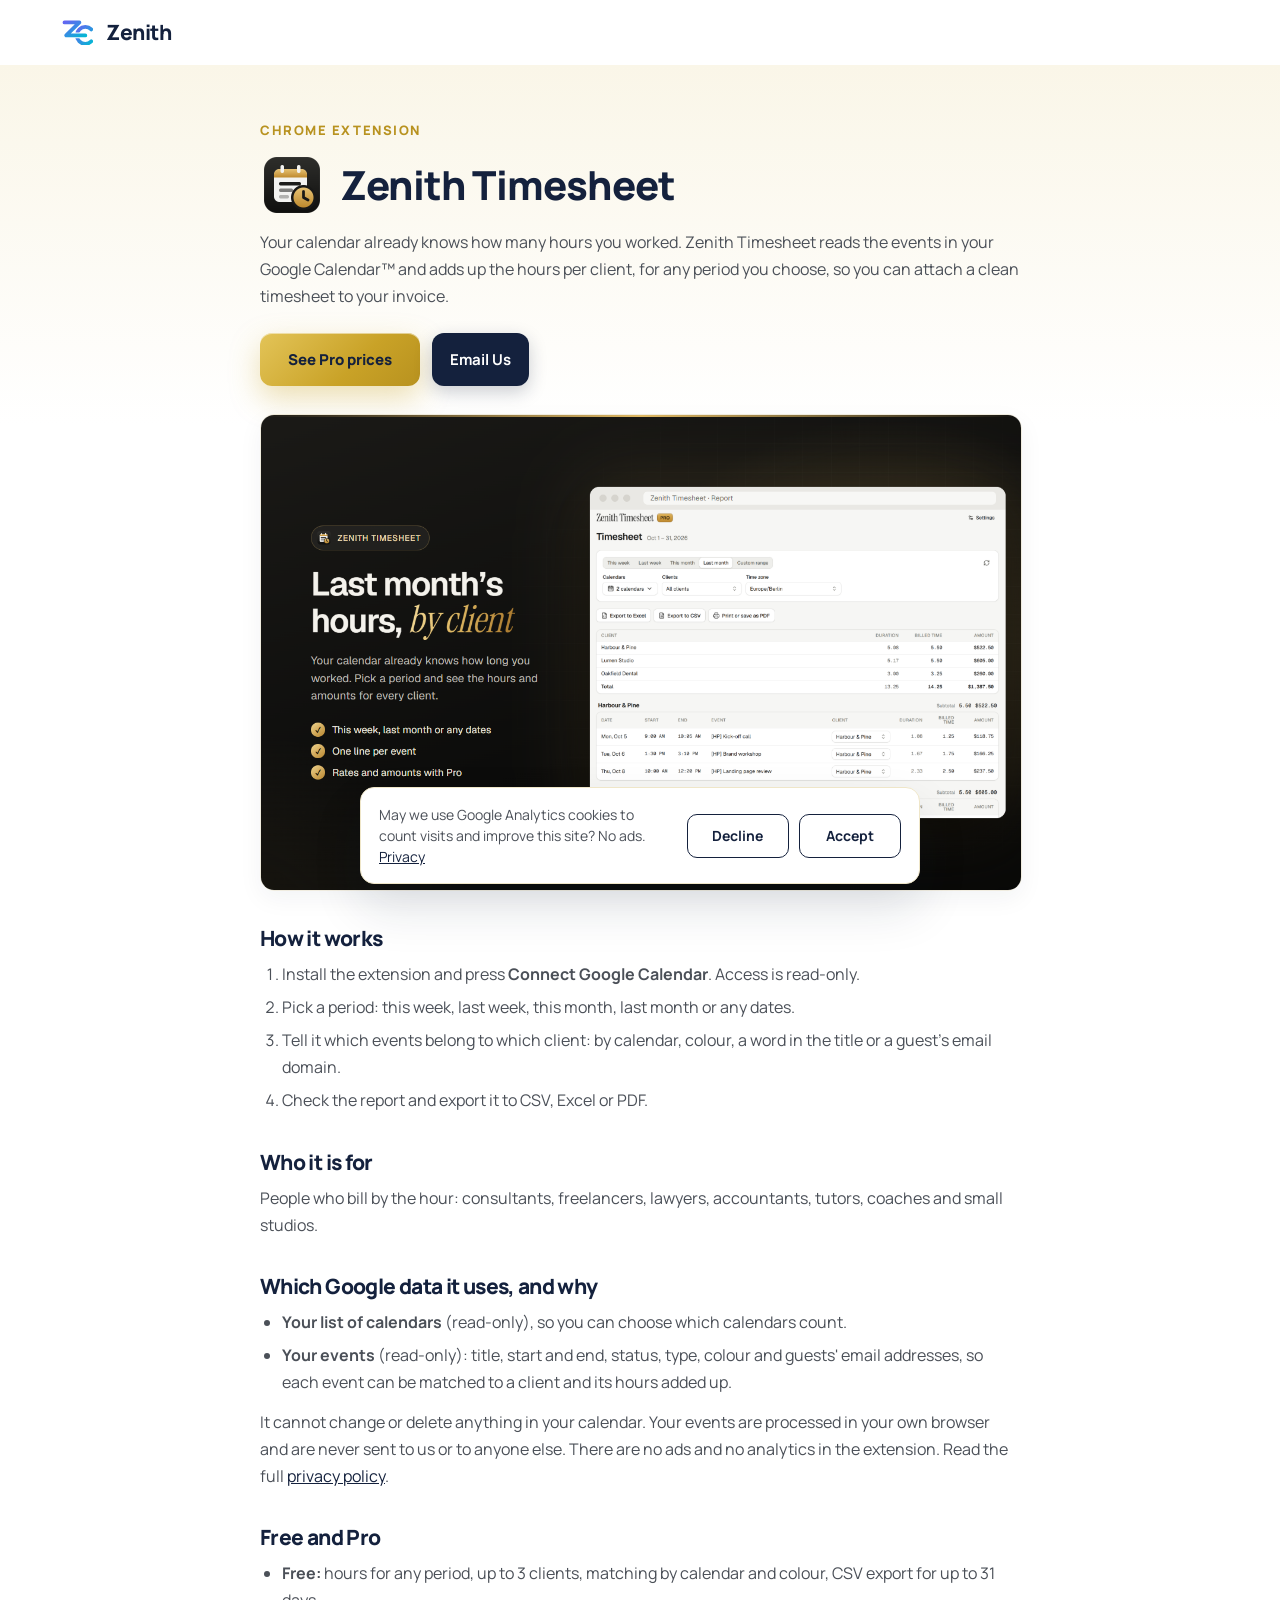
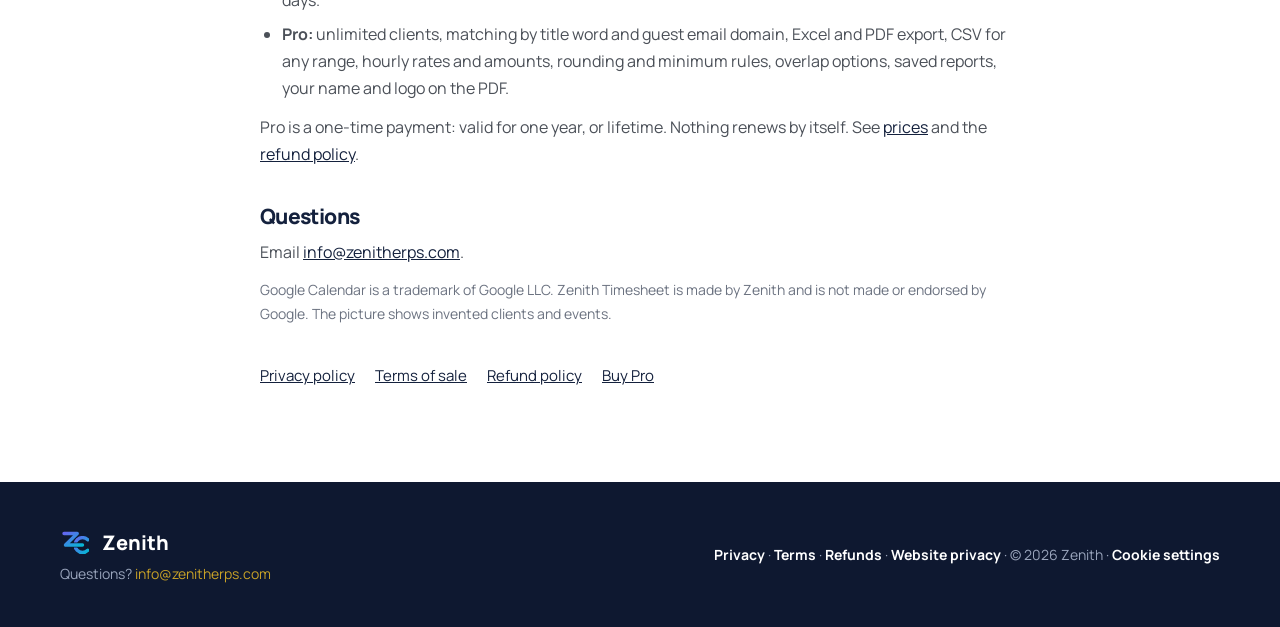
<file: timesheet/index.html>
<!DOCTYPE html>
<html lang="en">
<head>
<meta charset="utf-8">
<meta name="viewport" content="width=device-width, initial-scale=1">
<title>Zenith Timesheet: hours per client from your calendar</title>
<meta name="description" content="Zenith Timesheet is a Chrome extension that turns your Google Calendar events into a timesheet: hours per client, any period, exported to CSV, Excel or PDF.">
<link rel="canonical" href="https://zenitherps.com/timesheet/">
<meta name="theme-color" content="#14213D">
<link rel="icon" type="image/svg+xml" href="/assets/zc-mark.svg">
<link rel="preconnect" href="https://fonts.googleapis.com">
<link rel="preconnect" href="https://fonts.gstatic.com" crossorigin>
<link href="https://fonts.googleapis.com/css2?family=Manrope:wght@400;500;600;700;800&display=swap" rel="stylesheet">
<link rel="stylesheet" href="/styles.css">
<script src="/common.js" defer></script>
<link rel="stylesheet" href="/legal/legal.css">
<style>
  .app__head { display: flex; align-items: center; gap: 16px; margin-top: 14px; }
  .app__head img { width: 64px; height: 64px; flex: none; }
  .legal .app__head h1 { margin-top: 0; }
  .app__shot { display: block; width: 100%; height: auto; margin-top: 28px; border-radius: 14px; border: 1px solid var(--border); box-shadow: var(--card-shadow); }
  .legal a.btn { text-decoration: none; }
  .legal a.btn--gold { color: var(--navy); }
  .legal a.btn--navy { color: #fff; }
</style>
</head>
<body>
<div class="page">

<header class="nav" id="nav">
  <div class="nav__inner">
    <a href="/" class="nav__brand">
      <img src="/assets/zc-mark.svg" alt="Zenith logo" width="36" height="36">
      <span>Zenith</span>
    </a>
  </div>
</header>

<main class="legal">
  <div class="legal__inner">
    <div class="legal__label">Chrome extension</div>
    <div class="app__head">
      <img src="/assets/timesheet-icon.png" alt="" width="64" height="64">
      <h1>Zenith Timesheet</h1>
    </div>
    <p>Your calendar already knows how many hours you worked. Zenith Timesheet reads the events in your Google Calendar™ and adds up the hours per client, for any period you choose, so you can attach a clean timesheet to your invoice.</p>

    <div class="btn-row" style="margin-top:22px">
      <a href="/buy/timesheet/" class="btn btn--gold btn--md">See Pro prices</a>
      <a href="mailto:info@zenitherps.com" class="btn btn--navy btn--md">Email Us</a>
    </div>

    <img class="app__shot" src="/assets/timesheet-report.png" alt="The report page: hours and amounts for three sample clients in one month" width="1280" height="800">

    <h2>How it works</h2>
    <ol>
      <li>Install the extension and press <b>Connect Google Calendar</b>. Access is read-only.</li>
      <li>Pick a period: this week, last week, this month, last month or any dates.</li>
      <li>Tell it which events belong to which client: by calendar, colour, a word in the title or a guest's email domain.</li>
      <li>Check the report and export it to CSV, Excel or PDF.</li>
    </ol>

    <h2>Who it is for</h2>
    <p>People who bill by the hour: consultants, freelancers, lawyers, accountants, tutors, coaches and small studios.</p>

    <h2>Which Google data it uses, and why</h2>
    <ul>
      <li><b>Your list of calendars</b> (read-only), so you can choose which calendars count.</li>
      <li><b>Your events</b> (read-only): title, start and end, status, type, colour and guests' email addresses, so each event can be matched to a client and its hours added up.</li>
    </ul>
    <p>It cannot change or delete anything in your calendar. Your events are processed in your own browser and are never sent to us or to anyone else. There are no ads and no analytics in the extension. Read the full <a href="/privacy/timesheet/">privacy policy</a>.</p>

    <h2>Free and Pro</h2>
    <ul>
      <li><b>Free:</b> hours for any period, up to 3 clients, matching by calendar and colour, CSV export for up to 31 days.</li>
      <li><b>Pro:</b> unlimited clients, matching by title word and guest email domain, Excel and PDF export, CSV for any range, hourly rates and amounts, rounding and minimum rules, overlap options, saved reports, your name and logo on the PDF.</li>
    </ul>
    <p>Pro is a one-time payment: valid for one year, or lifetime. Nothing renews by itself. See <a href="/buy/timesheet/">prices</a> and the <a href="/refund/">refund policy</a>.</p>

    <h2>Questions</h2>
    <p>Email <a href="mailto:info@zenitherps.com">info@zenitherps.com</a>.</p>

    <p style="font-size:14px;color:var(--muted)">Google Calendar is a trademark of Google LLC. Zenith Timesheet is made by Zenith and is not made or endorsed by Google. The picture shows invented clients and events.</p>

    <div class="legal__links">
      <a href="/privacy/timesheet/">Privacy policy</a>
      <a href="/terms/">Terms of sale</a>
      <a href="/refund/">Refund policy</a>
      <a href="/buy/timesheet/">Buy Pro</a>
    </div>
  </div>
</main>

<footer class="foot">
  <div class="foot__inner">
    <div class="foot__brand">
      <div class="foot__logo"><img src="/assets/zc-mark.svg" alt="Zenith logo" width="32" height="32"><div>Zenith</div></div>
      <div class="foot__tag">Questions? <a href="mailto:info@zenitherps.com">info@zenitherps.com</a></div>
    </div>
    <div class="foot__right">
      <div class="foot__copy"><a href="/privacy/timesheet/">Privacy</a> · <a href="/terms/">Terms</a> · <a href="/refund/">Refunds</a> · <a href="/privacy/">Website privacy</a> · © 2026 Zenith</div>
    </div>
  </div>
</footer>

</div>
</body>
</html>
</file>
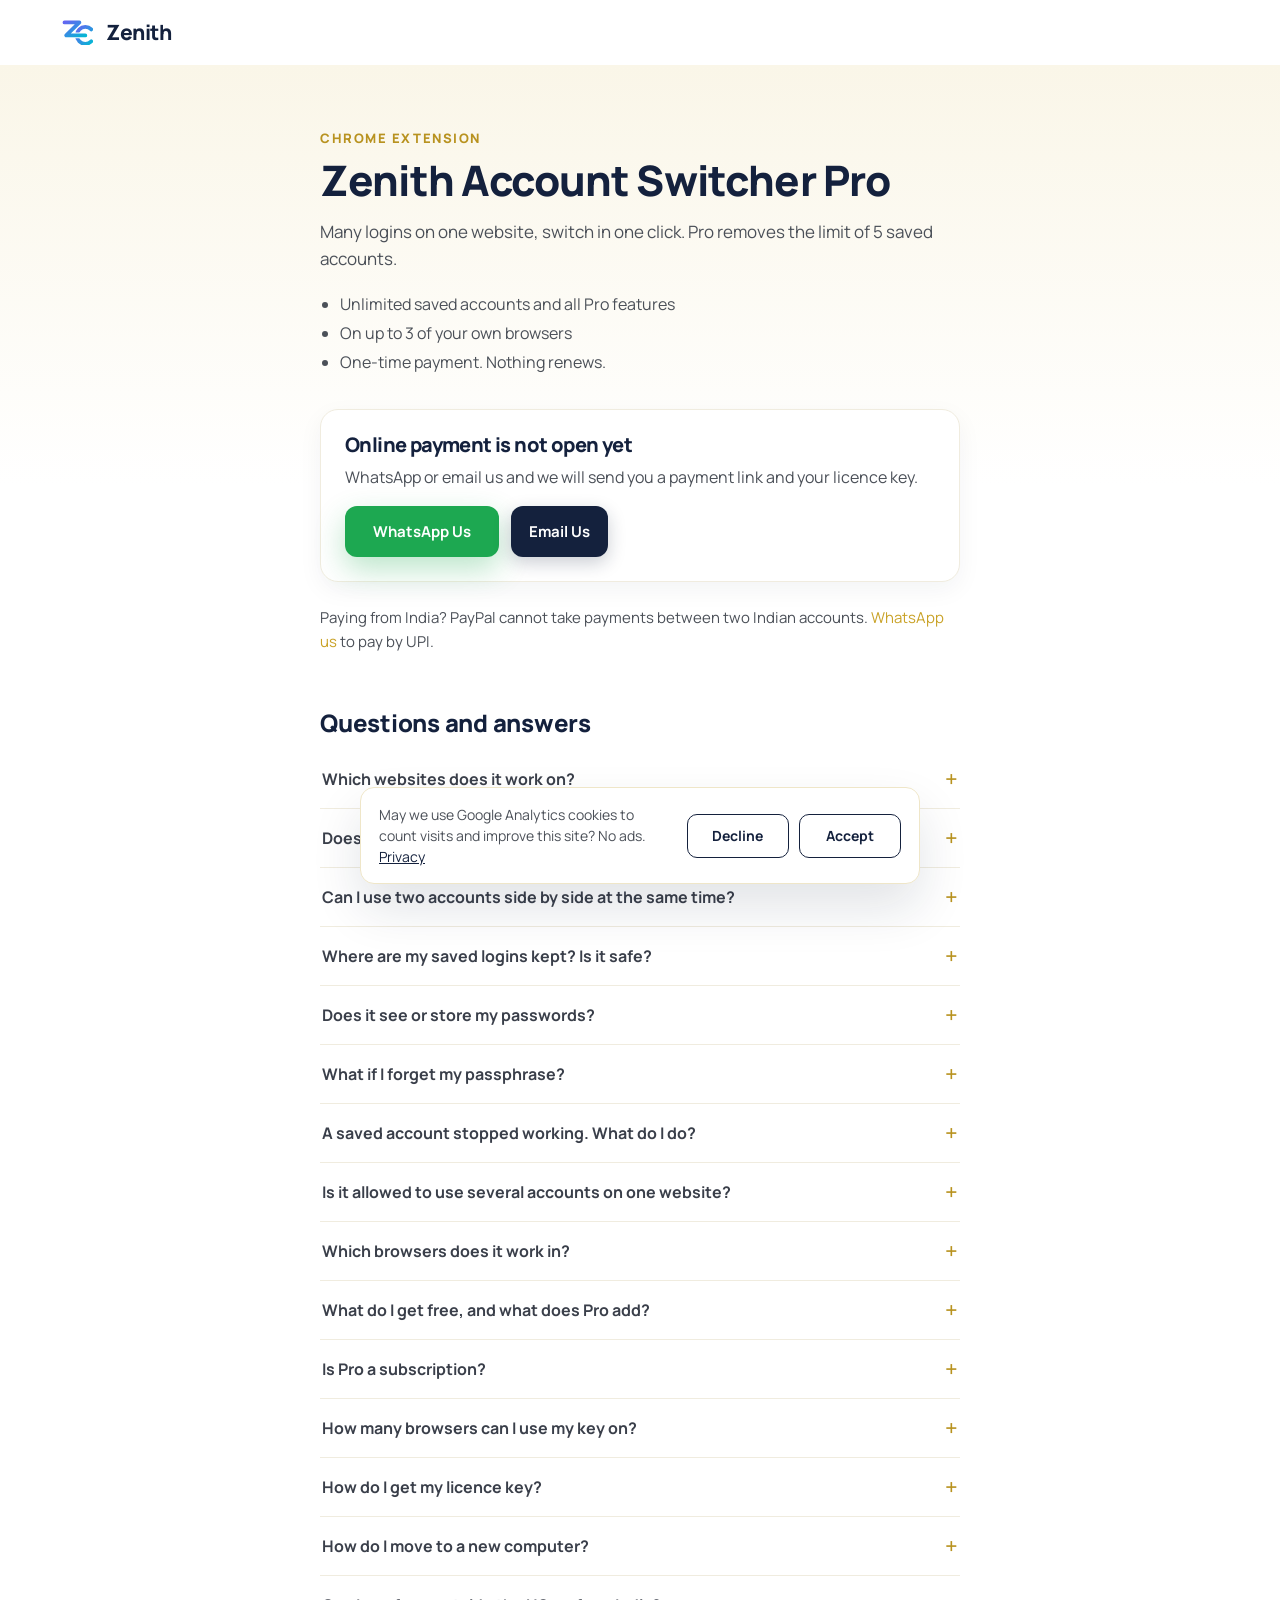
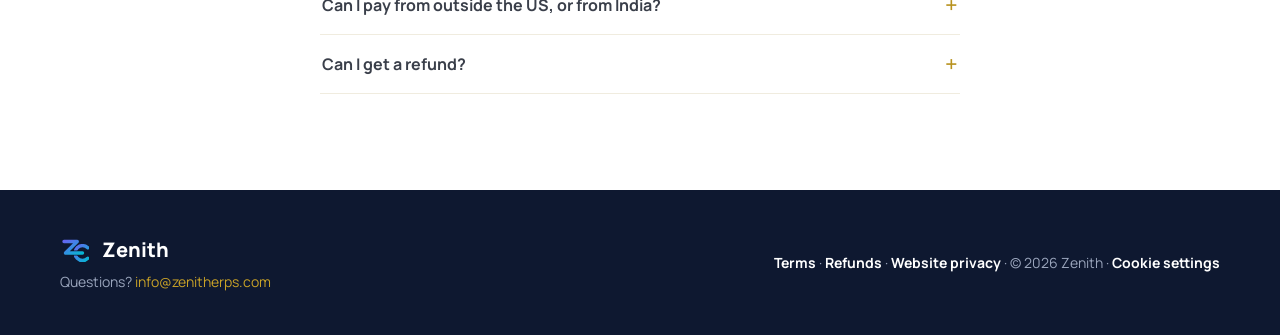
<file: buy/account-switcher/index.html>
<!DOCTYPE html>
<html lang="en">
<head>
<meta charset="utf-8">
<meta name="viewport" content="width=device-width, initial-scale=1">
<title>Buy Zenith Account Switcher Pro</title>
<meta name="description" content="Unlock Zenith Account Switcher Pro with a one-time payment. Pay with PayPal and get your licence key straight away.">
<link rel="canonical" href="https://zenitherps.com/buy/account-switcher/">
<meta name="theme-color" content="#14213D">
<link rel="icon" type="image/svg+xml" href="/assets/zc-mark.svg">
<link rel="preconnect" href="https://fonts.googleapis.com">
<link rel="preconnect" href="https://fonts.gstatic.com" crossorigin>
<link href="https://fonts.googleapis.com/css2?family=Manrope:wght@400;500;600;700;800&display=swap" rel="stylesheet">
<link rel="stylesheet" href="/styles.css">
<script src="/common.js" defer></script>
<link rel="stylesheet" href="/buy/buy.css">
<script type="application/ld+json">
{
 "@context": "https://schema.org",
 "@type": "FAQPage",
 "mainEntity": [
  {
   "@type": "Question",
   "name": "Which websites does it work on?",
   "acceptedAnswer": {
    "@type": "Answer",
    "text": "Most websites that keep you logged in with cookies: social media, online shops and seller dashboards, ad managers, project tools, forums and most other web apps."
   }
  },
  {
   "@type": "Question",
   "name": "Does it work with Google or Microsoft accounts?",
   "acceptedAnswer": {
    "@type": "Answer",
    "text": "No. Google accounts (Gmail, YouTube, Google Drive) and Microsoft accounts (Outlook, Office 365, Teams) protect their logins in a way that stops them switching reliably. Use Google's or Microsoft's own account switcher, or a separate Chrome profile, for those. Logins made with \"Continue with Google\", \"Sign in with Apple\" or similar buttons, and some banking sites, may also not switch correctly."
   }
  },
  {
   "@type": "Question",
   "name": "Can I use two accounts side by side at the same time?",
   "acceptedAnswer": {
    "@type": "Answer",
    "text": "One account is active per website at a time. To use a second account next to the first, open it in an incognito window or in another Chrome profile."
   }
  },
  {
   "@type": "Question",
   "name": "Where are my saved logins kept? Is it safe?",
   "acceptedAnswer": {
    "@type": "Answer",
    "text": "Only on your own computer, encrypted. Nothing is sent to us or anyone else, and there is no sign-up and no cloud. You can also lock everything with a passphrase."
   }
  },
  {
   "@type": "Question",
   "name": "Does it see or store my passwords?",
   "acceptedAnswer": {
    "@type": "Answer",
    "text": "No. It saves the website's login session (its cookies), never your password."
   }
  },
  {
   "@type": "Question",
   "name": "What if I forget my passphrase?",
   "acceptedAnswer": {
    "@type": "Answer",
    "text": "It cannot be recovered, not even by us. Delete the saved logins in the extension's settings, set a new passphrase and save your accounts again."
   }
  },
  {
   "@type": "Question",
   "name": "A saved account stopped working. What do I do?",
   "acceptedAnswer": {
    "@type": "Answer",
    "text": "Saved logins can expire, just like normal ones. Log in to that account again on the website, then press \"Update saved login\" in the extension."
   }
  },
  {
   "@type": "Question",
   "name": "Is it allowed to use several accounts on one website?",
   "acceptedAnswer": {
    "@type": "Answer",
    "text": "That depends on the website. Some allow only one account per person, so please follow the rules of each site you use. The extension does not hide your identity or get round any website's limits."
   }
  },
  {
   "@type": "Question",
   "name": "Which browsers does it work in?",
   "acceptedAnswer": {
    "@type": "Answer",
    "text": "It is made for Google Chrome on Windows, Mac, Linux and ChromeOS. Other browsers that install from the Chrome Web Store, such as Microsoft Edge or Brave, may work but are not tested."
   }
  },
  {
   "@type": "Question",
   "name": "What do I get free, and what does Pro add?",
   "acceptedAnswer": {
    "@type": "Answer",
    "text": "Free: up to 5 saved accounts, the passphrase lock and all 11 languages. Pro: unlimited saved accounts, client folders and search, notes, keyboard shortcuts and an encrypted backup file."
   }
  },
  {
   "@type": "Question",
   "name": "Is Pro a subscription?",
   "acceptedAnswer": {
    "@type": "Answer",
    "text": "No. Pro is a one-time payment for a lifetime licence. Nothing renews and you are never charged again."
   }
  },
  {
   "@type": "Question",
   "name": "How many browsers can I use my key on?",
   "acceptedAnswer": {
    "@type": "Answer",
    "text": "Up to 3 of your own browsers, for example your work laptop, your home computer and a second Chrome profile."
   }
  },
  {
   "@type": "Question",
   "name": "How do I get my licence key?",
   "acceptedAnswer": {
    "@type": "Answer",
    "text": "It is shown on this page as soon as the payment goes through, and emailed to your PayPal email address. Can't find it? Check your spam folder, or email info@zenitherps.com with the email address you paid with."
   }
  },
  {
   "@type": "Question",
   "name": "How do I move to a new computer?",
   "acceptedAnswer": {
    "@type": "Answer",
    "text": "Install the extension and enter the same licence key. Saved logins stay on the old computer: with Pro, make an encrypted backup file there and open it on the new one."
   }
  },
  {
   "@type": "Question",
   "name": "Can I pay from outside the US, or from India?",
   "acceptedAnswer": {
    "@type": "Answer",
    "text": "Yes. Prices are in US dollars and PayPal converts them to your currency (your bank or PayPal may charge a small conversion fee). PayPal cannot take payments between two Indian accounts, so from India WhatsApp us to pay by UPI."
   }
  },
  {
   "@type": "Question",
   "name": "Can I get a refund?",
   "acceptedAnswer": {
    "@type": "Answer",
    "text": "Yes. Full refund within 14 days of purchase, no questions asked. See the refund policy."
   }
  }
 ]
}
</script>
</head>
<body data-product="account-switcher">
<div class="page">

<header class="nav" id="nav">
  <div class="nav__inner">
    <a href="/" class="nav__brand">
      <img src="/assets/zc-mark.svg" alt="Zenith logo" width="36" height="36">
      <span>Zenith</span>
    </a>
  </div>
</header>

<main class="buy">
  <div class="buy__inner">
    <div class="buy__label">Chrome extension</div>
    <h1 class="balance">Zenith Account Switcher Pro</h1>
    <p class="buy__sub">Many logins on one website, switch in one click. Pro removes the limit of 5 saved accounts.</p>
    <ul class="buy__list">
      <li>Unlimited saved accounts and all Pro features</li>
      <li>On up to 3 of your own browsers</li>
      <li>One-time payment. Nothing renews.</li>
    </ul>

    <div class="sandbox" id="buy-sandbox" hidden>Test mode: this page uses PayPal's sandbox. No real money is taken.</div>

    <div class="buy-card" id="buy-loading"><p>Loading prices…</p></div>

    <div class="buy-card" id="buy-offline" hidden>
      <h2>Online payment is not open yet</h2>
      <p>WhatsApp or email us and we will send you a payment link and your licence key.</p>
      <div class="btn-row" style="margin-top:16px">
        <a href="https://wa.me/918446297369" class="btn btn--wa-solid btn--md" rel="noopener" target="_blank">WhatsApp Us</a>
        <a href="mailto:info@zenitherps.com" class="btn btn--navy btn--md">Email Us</a>
      </div>
    </div>

    <div class="buy-card" id="buy-form" hidden>
      <h2>Choose your plan</h2>
      <div class="plans" id="buy-plans" style="margin-top:16px"></div>
      <div id="paypal-buttons"></div>
      <div class="buy__working" id="buy-working" hidden>Taking the payment and making your key…</div>
      <div class="buy__error" id="buy-error" role="alert" hidden></div>
      <p class="buy__note">Pay with your PayPal account or a card. Your key appears on this page and is emailed to your PayPal email address. Full refund within 14 days. By paying you agree to the <a href="/terms/">terms of sale</a> and <a href="/refund/">refund policy</a>.</p>
    </div>

    <div class="buy-card" id="buy-pending" hidden>
      <h2>Payment received, PayPal is still checking it</h2>
      <p>This can take a little while. We will email your licence key to <strong id="pending-email"></strong> as soon as PayPal clears it.</p>
    </div>

    <div class="buy-card" id="buy-done" hidden>
      <h2>Thank you. Here is your licence key</h2>
      <div class="key">
        <span class="key__value" id="done-key"></span>
        <button type="button" class="btn btn--gold btn--md key__copy" id="done-copy">Copy key</button>
      </div>
      <p id="done-validity"></p>
      <p id="done-email"></p>
      <ol class="steps">
        <li>Click the Zenith Account Switcher icon in Chrome.</li>
        <li>In <b>Enter licence key</b>, paste the key and press <b>Activate</b>.</li>
      </ol>
    </div>

    <p class="india">Paying from India? PayPal cannot take payments between two Indian accounts. <a href="https://wa.me/918446297369" rel="noopener" target="_blank">WhatsApp us</a> to pay by UPI.</p>

    <section class="faq" aria-labelledby="faq-title">
      <h2 id="faq-title">Questions and answers</h2>
      <details class="faq__item">
        <summary>Which websites does it work on?</summary>
        <p>Most websites that keep you logged in with cookies: social media, online shops and seller dashboards, ad managers, project tools, forums and most other web apps.</p>
      </details>
      <details class="faq__item">
        <summary>Does it work with Google or Microsoft accounts?</summary>
        <p>No. Google accounts (Gmail, YouTube, Google Drive) and Microsoft accounts (Outlook, Office 365, Teams) protect their logins in a way that stops them switching reliably. Use Google's or Microsoft's own account switcher, or a separate Chrome profile, for those. Logins made with "Continue with Google", "Sign in with Apple" or similar buttons, and some banking sites, may also not switch correctly.</p>
      </details>
      <details class="faq__item">
        <summary>Can I use two accounts side by side at the same time?</summary>
        <p>One account is active per website at a time. To use a second account next to the first, open it in an incognito window or in another Chrome profile.</p>
      </details>
      <details class="faq__item">
        <summary>Where are my saved logins kept? Is it safe?</summary>
        <p>Only on your own computer, encrypted. Nothing is sent to us or anyone else, and there is no sign-up and no cloud. You can also lock everything with a passphrase.</p>
      </details>
      <details class="faq__item">
        <summary>Does it see or store my passwords?</summary>
        <p>No. It saves the website's login session (its cookies), never your password.</p>
      </details>
      <details class="faq__item">
        <summary>What if I forget my passphrase?</summary>
        <p>It cannot be recovered, not even by us. Delete the saved logins in the extension's settings, set a new passphrase and save your accounts again.</p>
      </details>
      <details class="faq__item">
        <summary>A saved account stopped working. What do I do?</summary>
        <p>Saved logins can expire, just like normal ones. Log in to that account again on the website, then press "Update saved login" in the extension.</p>
      </details>
      <details class="faq__item">
        <summary>Is it allowed to use several accounts on one website?</summary>
        <p>That depends on the website. Some allow only one account per person, so please follow the rules of each site you use. The extension does not hide your identity or get round any website's limits.</p>
      </details>
      <details class="faq__item">
        <summary>Which browsers does it work in?</summary>
        <p>It is made for Google Chrome on Windows, Mac, Linux and ChromeOS. Other browsers that install from the Chrome Web Store, such as Microsoft Edge or Brave, may work but are not tested.</p>
      </details>
      <details class="faq__item">
        <summary>What do I get free, and what does Pro add?</summary>
        <p>Free: up to 5 saved accounts, the passphrase lock and all 11 languages. Pro: unlimited saved accounts, client folders and search, notes, keyboard shortcuts and an encrypted backup file.</p>
      </details>
      <details class="faq__item">
        <summary>Is Pro a subscription?</summary>
        <p>No. Pro is a one-time payment for a lifetime licence. Nothing renews and you are never charged again.</p>
      </details>
      <details class="faq__item">
        <summary>How many browsers can I use my key on?</summary>
        <p>Up to 3 of your own browsers, for example your work laptop, your home computer and a second Chrome profile.</p>
      </details>
      <details class="faq__item">
        <summary>How do I get my licence key?</summary>
        <p>It is shown on this page as soon as the payment goes through, and emailed to your PayPal email address. Can't find it? Check your spam folder, or email <a href="mailto:info@zenitherps.com">info@zenitherps.com</a> with the email address you paid with.</p>
      </details>
      <details class="faq__item">
        <summary>How do I move to a new computer?</summary>
        <p>Install the extension and enter the same licence key. Saved logins stay on the old computer: with Pro, make an encrypted backup file there and open it on the new one.</p>
      </details>
      <details class="faq__item">
        <summary>Can I pay from outside the US, or from India?</summary>
        <p>Yes. Prices are in US dollars and PayPal converts them to your currency (your bank or PayPal may charge a small conversion fee). PayPal cannot take payments between two Indian accounts, so from India WhatsApp us to pay by UPI.</p>
      </details>
      <details class="faq__item">
        <summary>Can I get a refund?</summary>
        <p>Yes. Full refund within 14 days of purchase, no questions asked. See the <a href="/refund/">refund policy</a>.</p>
      </details>
    </section>
  </div>
</main>

<footer class="foot">
  <div class="foot__inner">
    <div class="foot__brand">
      <div class="foot__logo"><img src="/assets/zc-mark.svg" alt="Zenith logo" width="32" height="32"><div>Zenith</div></div>
      <div class="foot__tag">Questions? <a href="mailto:info@zenitherps.com">info@zenitherps.com</a></div>
    </div>
    <div class="foot__right">
      <div class="foot__copy"><a href="/terms/">Terms</a> · <a href="/refund/">Refunds</a> · <a href="/privacy/">Website privacy</a> · © 2026 Zenith</div>
    </div>
  </div>
</footer>

</div>
<script src="/buy/config.js"></script>
<script src="/buy/buy.js" defer></script>
</body>
</html>
</file>
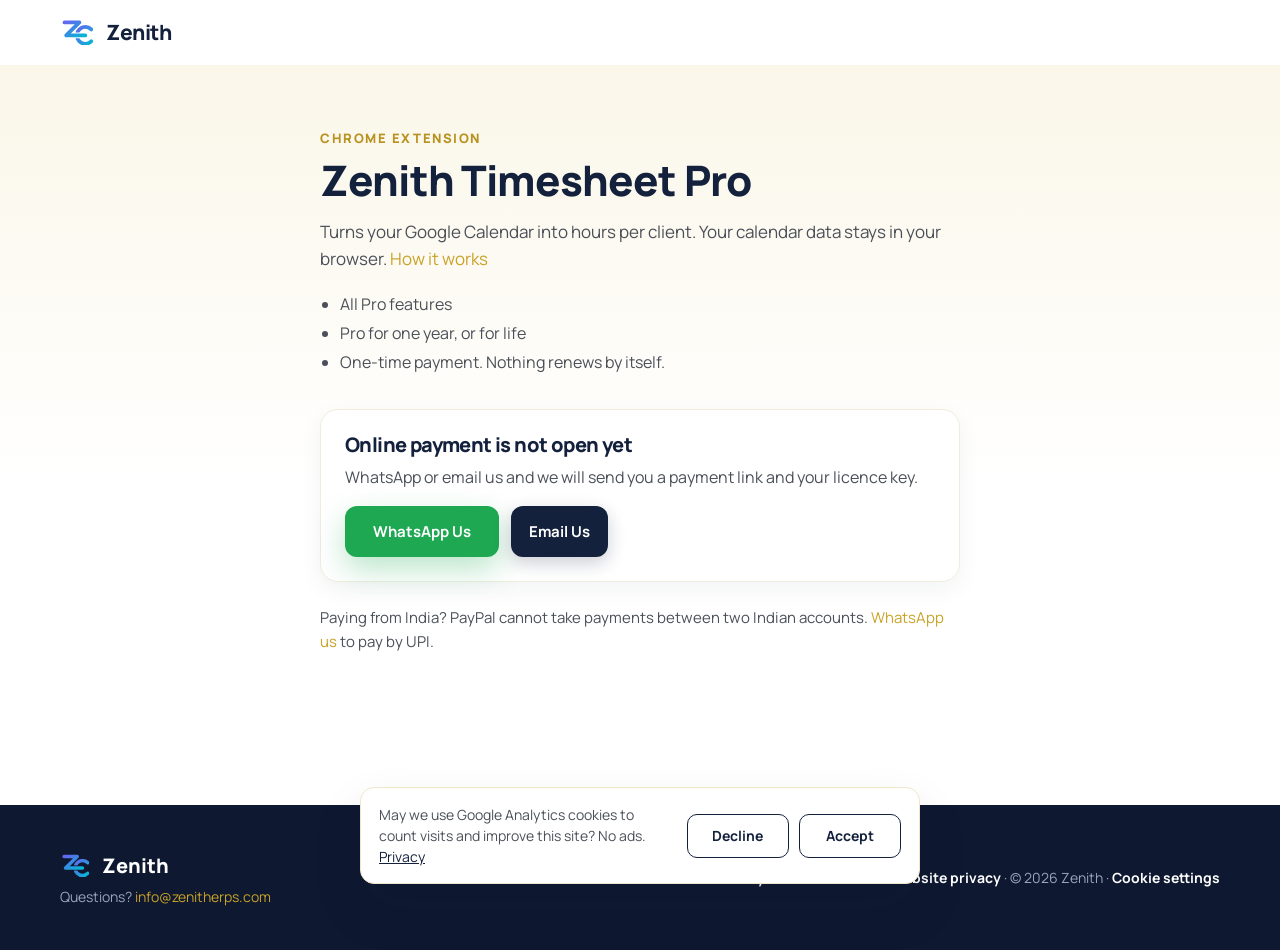
<file: buy/timesheet/index.html>
<!DOCTYPE html>
<html lang="en">
<head>
<meta charset="utf-8">
<meta name="viewport" content="width=device-width, initial-scale=1">
<title>Buy Zenith Timesheet Pro</title>
<meta name="description" content="Unlock Zenith Timesheet Pro with a one-time payment. Pay with PayPal and get your licence key straight away.">
<link rel="canonical" href="https://zenitherps.com/buy/timesheet/">
<meta name="theme-color" content="#14213D">
<link rel="icon" type="image/svg+xml" href="/assets/zc-mark.svg">
<link rel="preconnect" href="https://fonts.googleapis.com">
<link rel="preconnect" href="https://fonts.gstatic.com" crossorigin>
<link href="https://fonts.googleapis.com/css2?family=Manrope:wght@400;500;600;700;800&display=swap" rel="stylesheet">
<link rel="stylesheet" href="/styles.css">
<script src="/common.js" defer></script>
<link rel="stylesheet" href="/buy/buy.css">
</head>
<body data-product="timesheet">
<div class="page">

<header class="nav" id="nav">
  <div class="nav__inner">
    <a href="/" class="nav__brand">
      <img src="/assets/zc-mark.svg" alt="Zenith logo" width="36" height="36">
      <span>Zenith</span>
    </a>
  </div>
</header>

<main class="buy">
  <div class="buy__inner">
    <div class="buy__label">Chrome extension</div>
    <h1 class="balance">Zenith Timesheet Pro</h1>
    <p class="buy__sub">Turns your Google Calendar into hours per client. Your calendar data stays in your browser. <a href="/timesheet/">How it works</a></p>
    <ul class="buy__list">
      <li>All Pro features</li>
      <li>Pro for one year, or for life</li>
      <li>One-time payment. Nothing renews by itself.</li>
    </ul>

    <div class="sandbox" id="buy-sandbox" hidden>Test mode: this page uses PayPal's sandbox. No real money is taken.</div>

    <div class="buy-card" id="buy-loading"><p>Loading prices…</p></div>

    <div class="buy-card" id="buy-offline" hidden>
      <h2>Online payment is not open yet</h2>
      <p>WhatsApp or email us and we will send you a payment link and your licence key.</p>
      <div class="btn-row" style="margin-top:16px">
        <a href="https://wa.me/918446297369" class="btn btn--wa-solid btn--md" rel="noopener" target="_blank">WhatsApp Us</a>
        <a href="mailto:info@zenitherps.com" class="btn btn--navy btn--md">Email Us</a>
      </div>
    </div>

    <div class="buy-card" id="buy-form" hidden>
      <h2>Choose your plan</h2>
      <div class="plans" id="buy-plans" style="margin-top:16px"></div>
      <div id="paypal-buttons"></div>
      <div class="buy__working" id="buy-working" hidden>Taking the payment and making your key…</div>
      <div class="buy__error" id="buy-error" role="alert" hidden></div>
      <p class="buy__note">Pay with your PayPal account or a card. Your key appears on this page and is emailed to your PayPal email address. Full refund within 14 days. By paying you agree to the <a href="/terms/">terms of sale</a> and <a href="/refund/">refund policy</a>.</p>
    </div>

    <div class="buy-card" id="buy-pending" hidden>
      <h2>Payment received, PayPal is still checking it</h2>
      <p>This can take a little while. We will email your licence key to <strong id="pending-email"></strong> as soon as PayPal clears it.</p>
    </div>

    <div class="buy-card" id="buy-done" hidden>
      <h2>Thank you. Here is your licence key</h2>
      <div class="key">
        <span class="key__value" id="done-key"></span>
        <button type="button" class="btn btn--gold btn--md key__copy" id="done-copy">Copy key</button>
      </div>
      <p id="done-validity"></p>
      <p id="done-email"></p>
      <ol class="steps">
        <li>Click the Zenith Timesheet icon in Chrome.</li>
        <li>In <b>Enter licence key</b>, paste the key and press <b>Activate</b>.</li>
      </ol>
    </div>

    <p class="india">Paying from India? PayPal cannot take payments between two Indian accounts. <a href="https://wa.me/918446297369" rel="noopener" target="_blank">WhatsApp us</a> to pay by UPI.</p>
  </div>
</main>

<footer class="foot">
  <div class="foot__inner">
    <div class="foot__brand">
      <div class="foot__logo"><img src="/assets/zc-mark.svg" alt="Zenith logo" width="32" height="32"><div>Zenith</div></div>
      <div class="foot__tag">Questions? <a href="mailto:info@zenitherps.com">info@zenitherps.com</a></div>
    </div>
    <div class="foot__right">
      <div class="foot__copy"><a href="/timesheet/">About</a> · <a href="/privacy/timesheet/">Privacy</a> · <a href="/terms/">Terms</a> · <a href="/refund/">Refunds</a> · <a href="/privacy/">Website privacy</a> · © 2026 Zenith</div>
    </div>
  </div>
</footer>

</div>
<script src="/buy/config.js"></script>
<script src="/buy/buy.js" defer></script>
</body>
</html>
</file>
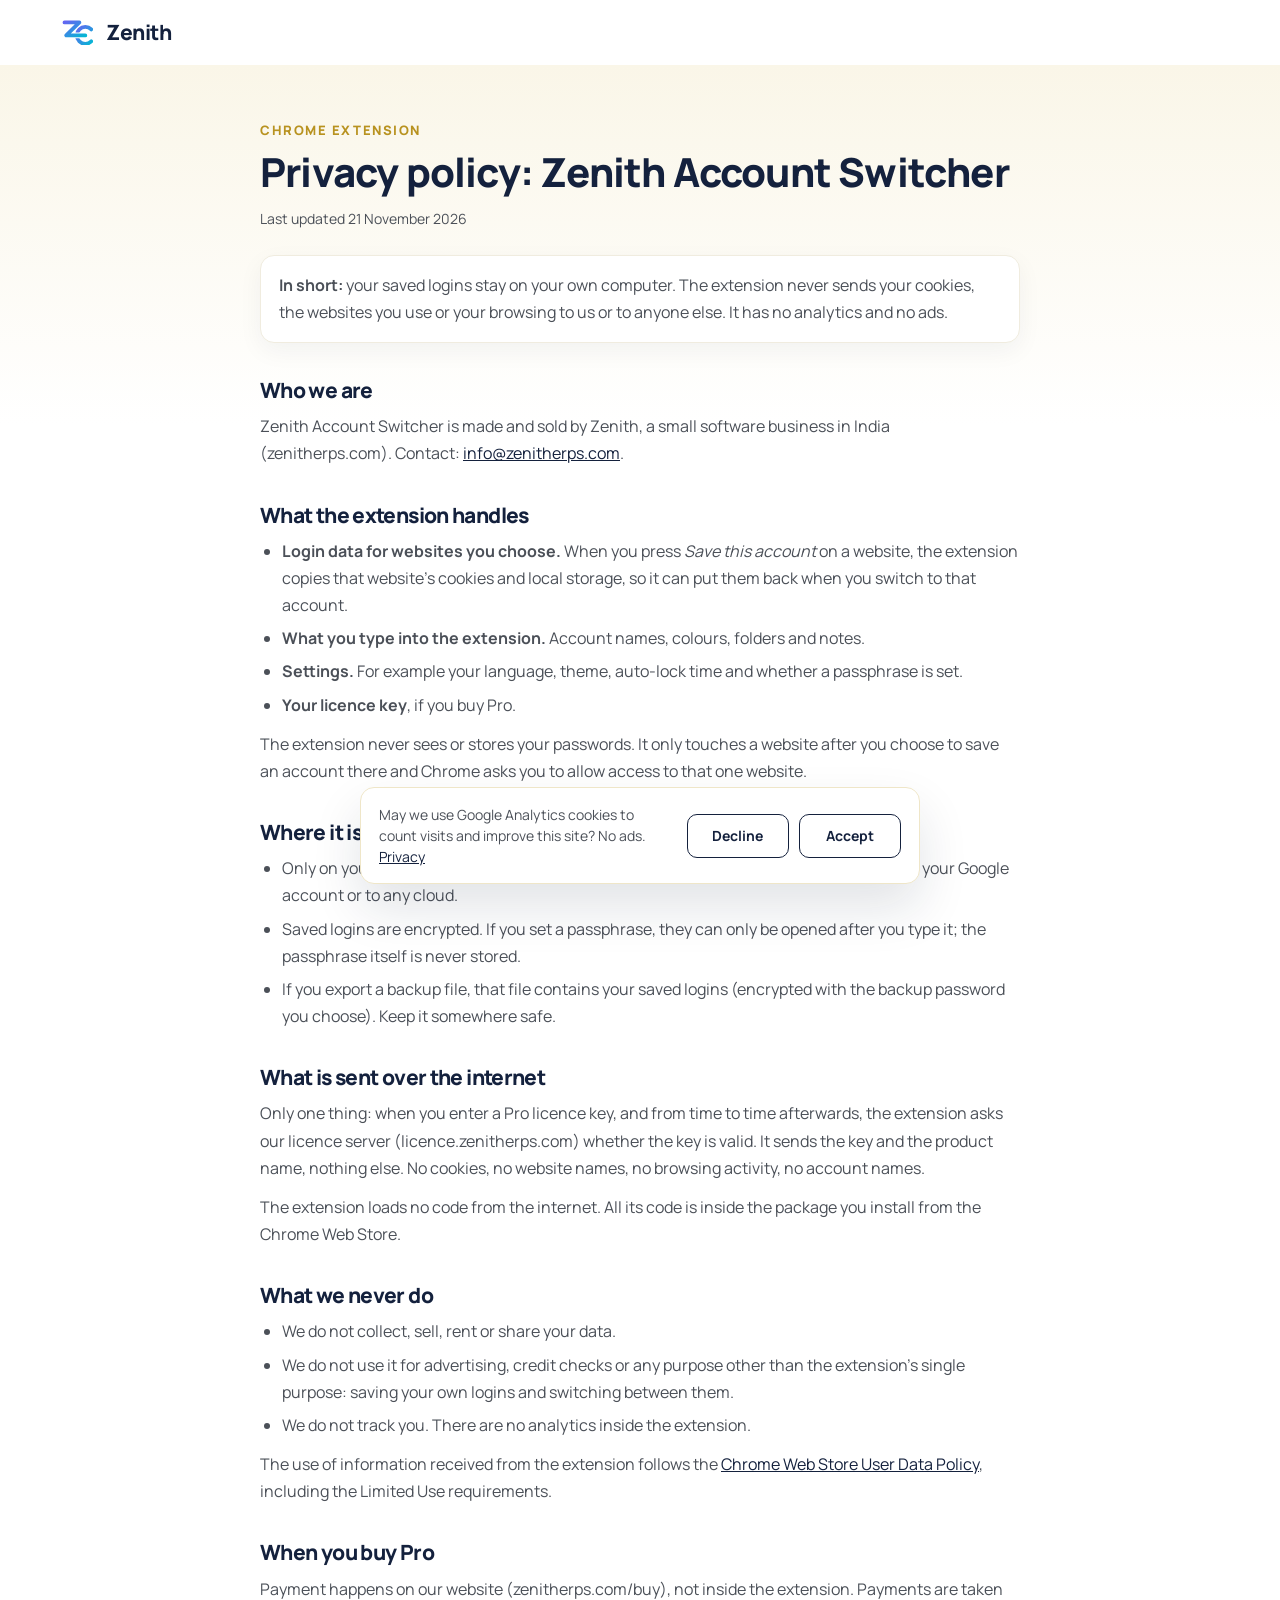
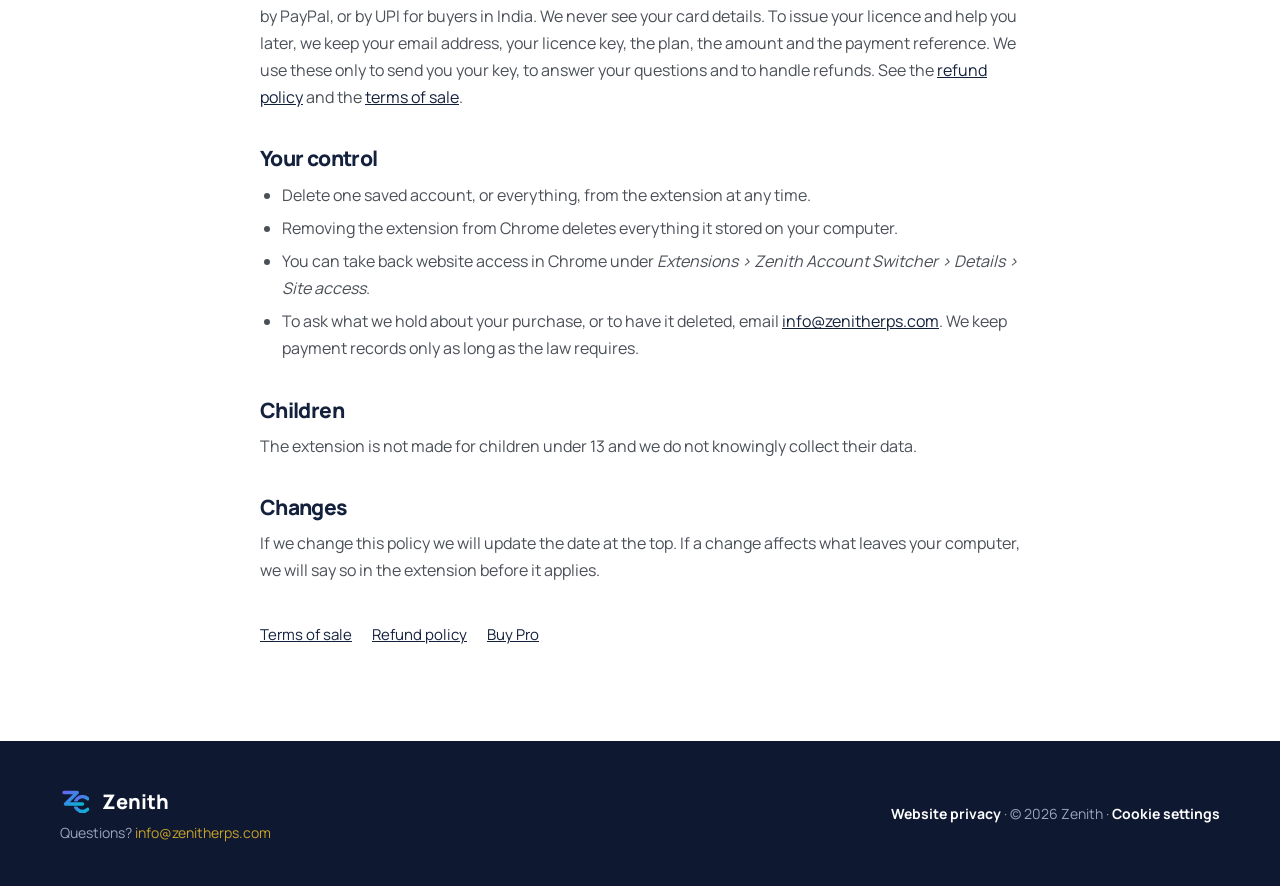
<file: privacy/account-switcher/index.html>
<!DOCTYPE html>
<html lang="en">
<head>
<meta charset="utf-8">
<meta name="viewport" content="width=device-width, initial-scale=1">
<title>Privacy policy: Zenith Account Switcher</title>
<meta name="description" content="How the Zenith Account Switcher Chrome extension handles your data. Your saved logins stay on your computer and are never sent to us.">
<link rel="canonical" href="https://zenitherps.com/privacy/account-switcher/">
<meta name="theme-color" content="#14213D">
<link rel="icon" type="image/svg+xml" href="/assets/zc-mark.svg">
<link rel="preconnect" href="https://fonts.googleapis.com">
<link rel="preconnect" href="https://fonts.gstatic.com" crossorigin>
<link href="https://fonts.googleapis.com/css2?family=Manrope:wght@400;500;600;700;800&display=swap" rel="stylesheet">
<link rel="stylesheet" href="/styles.css">
<script src="/common.js" defer></script>
<link rel="stylesheet" href="/legal/legal.css">
</head>
<body>
<div class="page">

<header class="nav" id="nav">
  <div class="nav__inner">
    <a href="/" class="nav__brand">
      <img src="/assets/zc-mark.svg" alt="Zenith logo" width="36" height="36">
      <span>Zenith</span>
    </a>
  </div>
</header>

<main class="legal">
  <div class="legal__inner">
    <div class="legal__label">Chrome extension</div>
    <h1>Privacy policy: Zenith Account Switcher</h1>
    <p class="legal__date">Last updated 21 November 2026</p>

    <div class="legal__box">
      <p><b>In short:</b> your saved logins stay on your own computer. The extension never sends your cookies, the websites you use or your browsing to us or to anyone else. It has no analytics and no ads.</p>
    </div>

    <h2>Who we are</h2>
    <p>Zenith Account Switcher is made and sold by Zenith, a small software business in India (zenitherps.com). Contact: <a href="mailto:info@zenitherps.com">info@zenitherps.com</a>.</p>

    <h2>What the extension handles</h2>
    <ul>
      <li><b>Login data for websites you choose.</b> When you press <i>Save this account</i> on a website, the extension copies that website's cookies and local storage, so it can put them back when you switch to that account.</li>
      <li><b>What you type into the extension.</b> Account names, colours, folders and notes.</li>
      <li><b>Settings.</b> For example your language, theme, auto-lock time and whether a passphrase is set.</li>
      <li><b>Your licence key</b>, if you buy Pro.</li>
    </ul>
    <p>The extension never sees or stores your passwords. It only touches a website after you choose to save an account there and Chrome asks you to allow access to that one website.</p>

    <h2>Where it is kept</h2>
    <ul>
      <li>Only on your computer, in the extension's own storage inside Chrome. It is not synced to your Google account or to any cloud.</li>
      <li>Saved logins are encrypted. If you set a passphrase, they can only be opened after you type it; the passphrase itself is never stored.</li>
      <li>If you export a backup file, that file contains your saved logins (encrypted with the backup password you choose). Keep it somewhere safe.</li>
    </ul>

    <h2>What is sent over the internet</h2>
    <p>Only one thing: when you enter a Pro licence key, and from time to time afterwards, the extension asks our licence server (licence.zenitherps.com) whether the key is valid. It sends the key and the product name, nothing else. No cookies, no website names, no browsing activity, no account names.</p>
    <p>The extension loads no code from the internet. All its code is inside the package you install from the Chrome Web Store.</p>

    <h2>What we never do</h2>
    <ul>
      <li>We do not collect, sell, rent or share your data.</li>
      <li>We do not use it for advertising, credit checks or any purpose other than the extension's single purpose: saving your own logins and switching between them.</li>
      <li>We do not track you. There are no analytics inside the extension.</li>
    </ul>
    <p>The use of information received from the extension follows the <a href="https://developer.chrome.com/docs/webstore/program-policies/policies" rel="noopener" target="_blank">Chrome Web Store User Data Policy</a>, including the Limited Use requirements.</p>

    <h2>When you buy Pro</h2>
    <p>Payment happens on our website (zenitherps.com/buy), not inside the extension. Payments are taken by PayPal, or by UPI for buyers in India. We never see your card details. To issue your licence and help you later, we keep your email address, your licence key, the plan, the amount and the payment reference. We use these only to send you your key, to answer your questions and to handle refunds. See the <a href="/refund/">refund policy</a> and the <a href="/terms/">terms of sale</a>.</p>

    <h2>Your control</h2>
    <ul>
      <li>Delete one saved account, or everything, from the extension at any time.</li>
      <li>Removing the extension from Chrome deletes everything it stored on your computer.</li>
      <li>You can take back website access in Chrome under <i>Extensions &gt; Zenith Account Switcher &gt; Details &gt; Site access</i>.</li>
      <li>To ask what we hold about your purchase, or to have it deleted, email <a href="mailto:info@zenitherps.com">info@zenitherps.com</a>. We keep payment records only as long as the law requires.</li>
    </ul>

    <h2>Children</h2>
    <p>The extension is not made for children under 13 and we do not knowingly collect their data.</p>

    <h2>Changes</h2>
    <p>If we change this policy we will update the date at the top. If a change affects what leaves your computer, we will say so in the extension before it applies.</p>

    <div class="legal__links">
      <a href="/terms/">Terms of sale</a>
      <a href="/refund/">Refund policy</a>
      <a href="/buy/account-switcher/">Buy Pro</a>
    </div>
  </div>
</main>

<footer class="foot">
  <div class="foot__inner">
    <div class="foot__brand">
      <div class="foot__logo"><img src="/assets/zc-mark.svg" alt="Zenith logo" width="32" height="32"><div>Zenith</div></div>
      <div class="foot__tag">Questions? <a href="mailto:info@zenitherps.com">info@zenitherps.com</a></div>
    </div>
    <div class="foot__right">
      <div class="foot__copy"><a href="/privacy/">Website privacy</a> · © 2026 Zenith</div>
    </div>
  </div>
</footer>

</div>
</body>
</html>
</file>
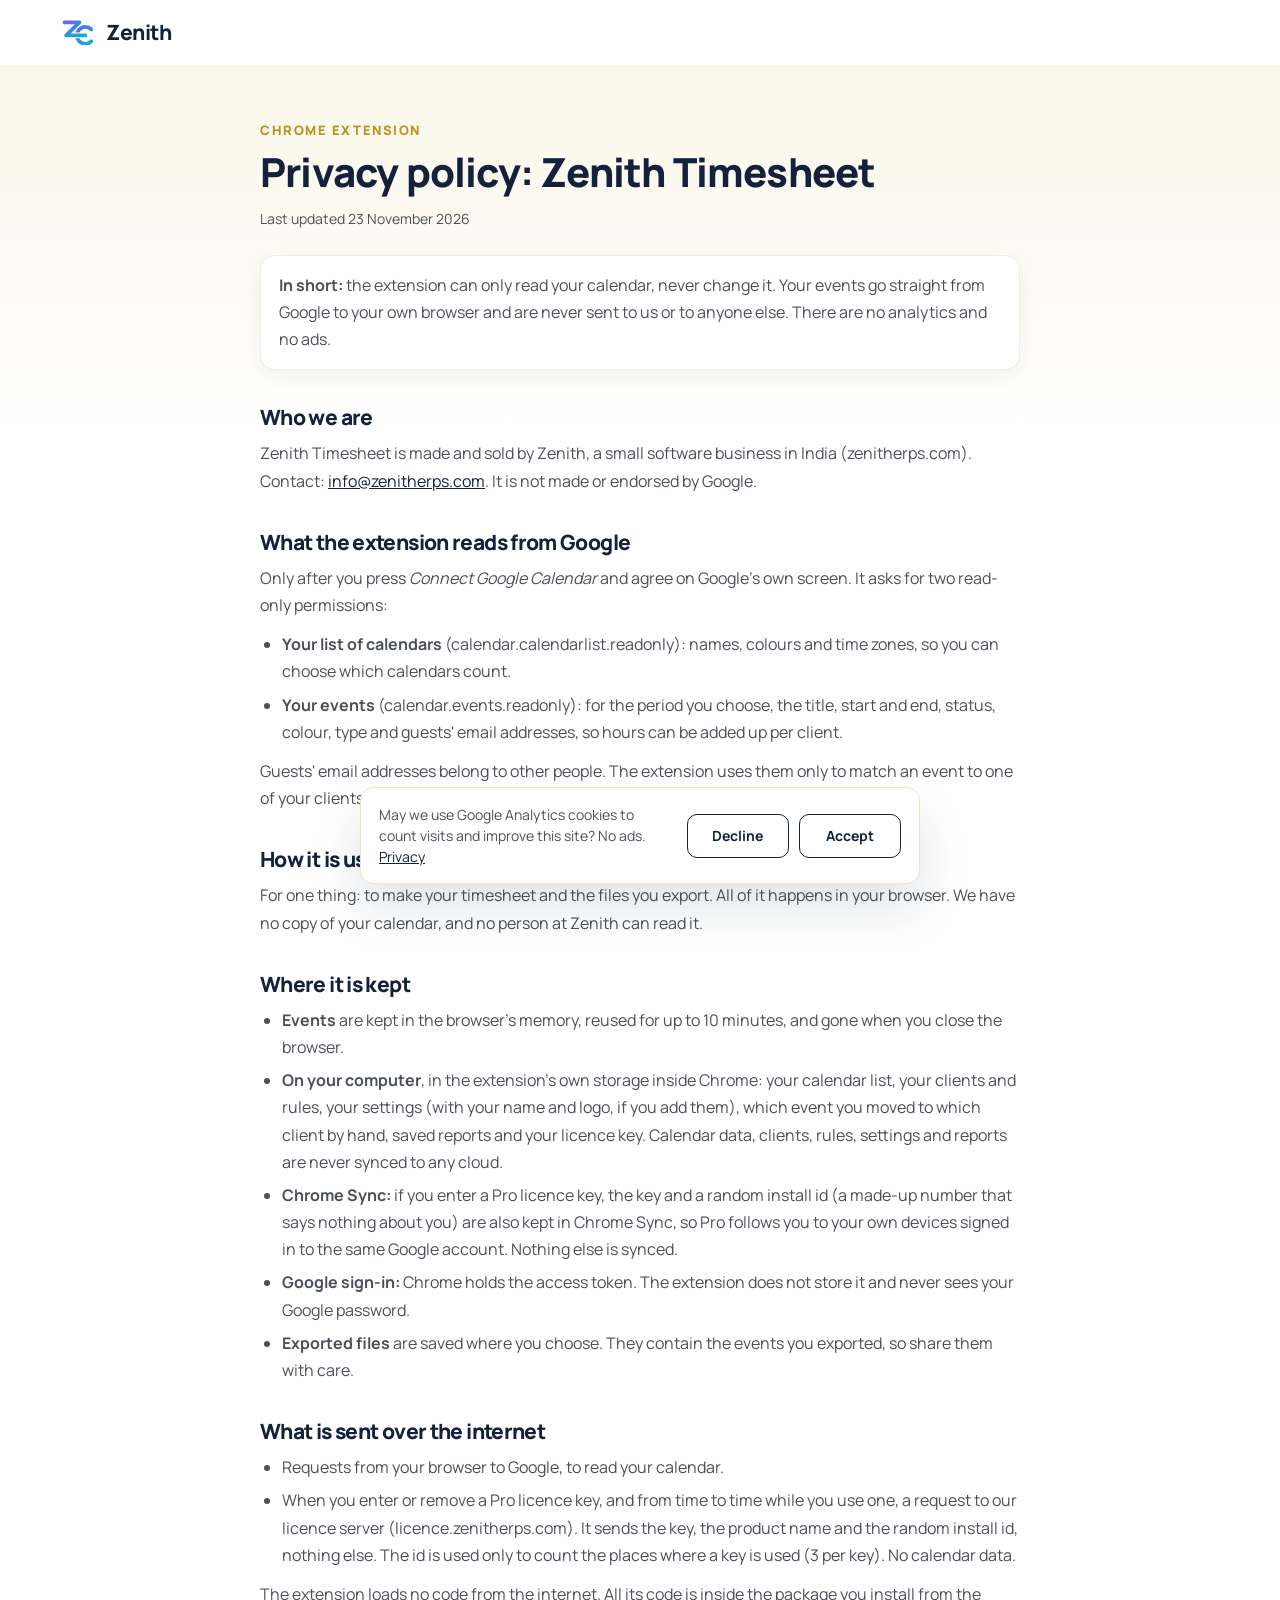
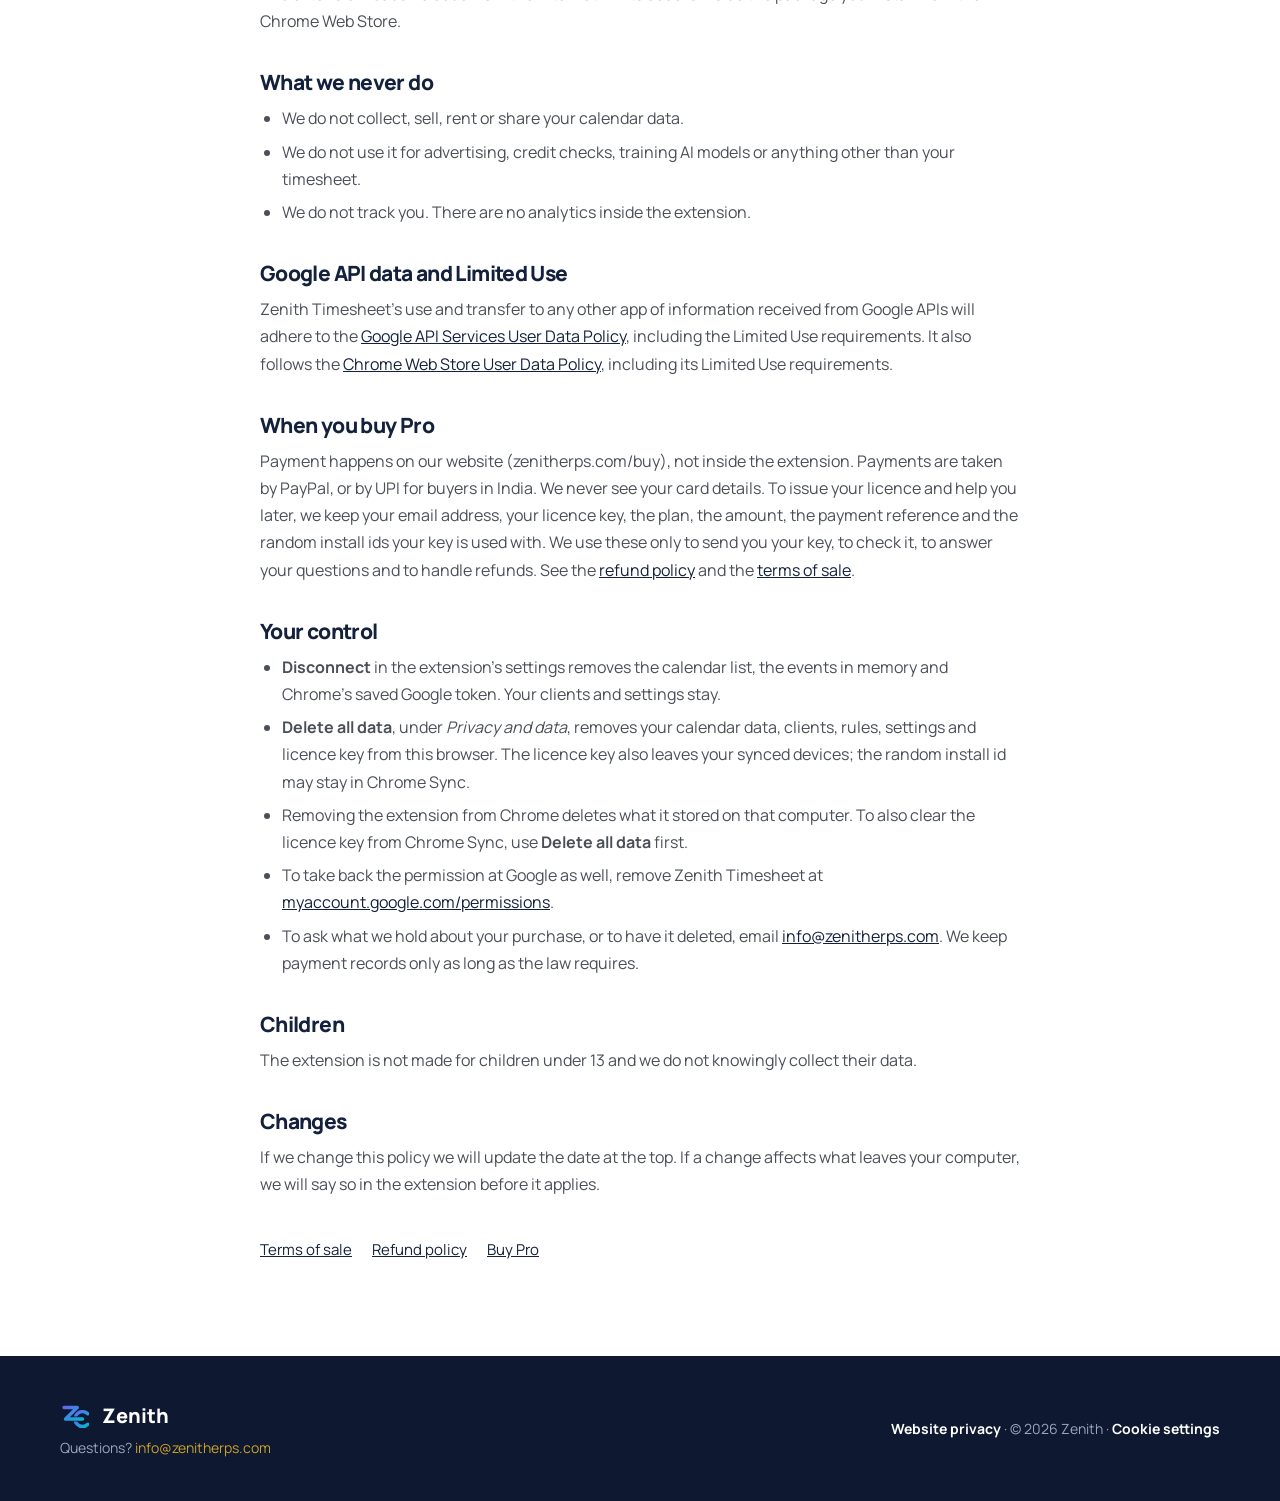
<file: privacy/timesheet/index.html>
<!DOCTYPE html>
<html lang="en">
<head>
<meta charset="utf-8">
<meta name="viewport" content="width=device-width, initial-scale=1">
<title>Privacy policy: Zenith Timesheet</title>
<meta name="description" content="How the Zenith Timesheet Chrome extension handles your data. Read-only calendar access; your events stay in your browser and are never sent to us.">
<link rel="canonical" href="https://zenitherps.com/privacy/timesheet/">
<meta name="theme-color" content="#14213D">
<link rel="icon" type="image/svg+xml" href="/assets/zc-mark.svg">
<link rel="preconnect" href="https://fonts.googleapis.com">
<link rel="preconnect" href="https://fonts.gstatic.com" crossorigin>
<link href="https://fonts.googleapis.com/css2?family=Manrope:wght@400;500;600;700;800&display=swap" rel="stylesheet">
<link rel="stylesheet" href="/styles.css">
<script src="/common.js" defer></script>
<link rel="stylesheet" href="/legal/legal.css">
</head>
<body>
<div class="page">

<header class="nav" id="nav">
  <div class="nav__inner">
    <a href="/" class="nav__brand">
      <img src="/assets/zc-mark.svg" alt="Zenith logo" width="36" height="36">
      <span>Zenith</span>
    </a>
  </div>
</header>

<main class="legal">
  <div class="legal__inner">
    <div class="legal__label">Chrome extension</div>
    <h1>Privacy policy: Zenith Timesheet</h1>
    <p class="legal__date">Last updated 23 November 2026</p>

    <div class="legal__box">
      <p><b>In short:</b> the extension can only read your calendar, never change it. Your events go straight from Google to your own browser and are never sent to us or to anyone else. There are no analytics and no ads.</p>
    </div>

    <h2>Who we are</h2>
    <p>Zenith Timesheet is made and sold by Zenith, a small software business in India (zenitherps.com). Contact: <a href="mailto:info@zenitherps.com">info@zenitherps.com</a>. It is not made or endorsed by Google.</p>

    <h2>What the extension reads from Google</h2>
    <p>Only after you press <i>Connect Google Calendar</i> and agree on Google's own screen. It asks for two read-only permissions:</p>
    <ul>
      <li><b>Your list of calendars</b> (calendar.calendarlist.readonly): names, colours and time zones, so you can choose which calendars count.</li>
      <li><b>Your events</b> (calendar.events.readonly): for the period you choose, the title, start and end, status, colour, type and guests' email addresses, so hours can be added up per client.</li>
    </ul>
    <p>Guests' email addresses belong to other people. The extension uses them only to match an event to one of your clients.</p>

    <h2>How it is used</h2>
    <p>For one thing: to make your timesheet and the files you export. All of it happens in your browser. We have no copy of your calendar, and no person at Zenith can read it.</p>

    <h2>Where it is kept</h2>
    <ul>
      <li><b>Events</b> are kept in the browser's memory, reused for up to 10 minutes, and gone when you close the browser.</li>
      <li><b>On your computer</b>, in the extension's own storage inside Chrome: your calendar list, your clients and rules, your settings (with your name and logo, if you add them), which event you moved to which client by hand, saved reports and your licence key. Calendar data, clients, rules, settings and reports are never synced to any cloud.</li>
      <li><b>Chrome Sync:</b> if you enter a Pro licence key, the key and a random install id (a made-up number that says nothing about you) are also kept in Chrome Sync, so Pro follows you to your own devices signed in to the same Google account. Nothing else is synced.</li>
      <li><b>Google sign-in:</b> Chrome holds the access token. The extension does not store it and never sees your Google password.</li>
      <li><b>Exported files</b> are saved where you choose. They contain the events you exported, so share them with care.</li>
    </ul>

    <h2>What is sent over the internet</h2>
    <ul>
      <li>Requests from your browser to Google, to read your calendar.</li>
      <li>When you enter or remove a Pro licence key, and from time to time while you use one, a request to our licence server (licence.zenitherps.com). It sends the key, the product name and the random install id, nothing else. The id is used only to count the places where a key is used (3 per key). No calendar data.</li>
    </ul>
    <p>The extension loads no code from the internet. All its code is inside the package you install from the Chrome Web Store.</p>

    <h2>What we never do</h2>
    <ul>
      <li>We do not collect, sell, rent or share your calendar data.</li>
      <li>We do not use it for advertising, credit checks, training AI models or anything other than your timesheet.</li>
      <li>We do not track you. There are no analytics inside the extension.</li>
    </ul>

    <h2>Google API data and Limited Use</h2>
    <p>Zenith Timesheet's use and transfer to any other app of information received from Google APIs will adhere to the <a href="https://developers.google.com/terms/api-services-user-data-policy" rel="noopener" target="_blank">Google API Services User Data Policy</a>, including the Limited Use requirements. It also follows the <a href="https://developer.chrome.com/docs/webstore/program-policies/policies" rel="noopener" target="_blank">Chrome Web Store User Data Policy</a>, including its Limited Use requirements.</p>

    <h2>When you buy Pro</h2>
    <p>Payment happens on our website (zenitherps.com/buy), not inside the extension. Payments are taken by PayPal, or by UPI for buyers in India. We never see your card details. To issue your licence and help you later, we keep your email address, your licence key, the plan, the amount, the payment reference and the random install ids your key is used with. We use these only to send you your key, to check it, to answer your questions and to handle refunds. See the <a href="/refund/">refund policy</a> and the <a href="/terms/">terms of sale</a>.</p>

    <h2>Your control</h2>
    <ul>
      <li><b>Disconnect</b> in the extension's settings removes the calendar list, the events in memory and Chrome's saved Google token. Your clients and settings stay.</li>
      <li><b>Delete all data</b>, under <i>Privacy and data</i>, removes your calendar data, clients, rules, settings and licence key from this browser. The licence key also leaves your synced devices; the random install id may stay in Chrome Sync.</li>
      <li>Removing the extension from Chrome deletes what it stored on that computer. To also clear the licence key from Chrome Sync, use <b>Delete all data</b> first.</li>
      <li>To take back the permission at Google as well, remove Zenith Timesheet at <a href="https://myaccount.google.com/permissions" rel="noopener" target="_blank">myaccount.google.com/permissions</a>.</li>
      <li>To ask what we hold about your purchase, or to have it deleted, email <a href="mailto:info@zenitherps.com">info@zenitherps.com</a>. We keep payment records only as long as the law requires.</li>
    </ul>

    <h2>Children</h2>
    <p>The extension is not made for children under 13 and we do not knowingly collect their data.</p>

    <h2>Changes</h2>
    <p>If we change this policy we will update the date at the top. If a change affects what leaves your computer, we will say so in the extension before it applies.</p>

    <div class="legal__links">
      <a href="/terms/">Terms of sale</a>
      <a href="/refund/">Refund policy</a>
      <a href="/buy/timesheet/">Buy Pro</a>
    </div>
  </div>
</main>

<footer class="foot">
  <div class="foot__inner">
    <div class="foot__brand">
      <div class="foot__logo"><img src="/assets/zc-mark.svg" alt="Zenith logo" width="32" height="32"><div>Zenith</div></div>
      <div class="foot__tag">Questions? <a href="mailto:info@zenitherps.com">info@zenitherps.com</a></div>
    </div>
    <div class="foot__right">
      <div class="foot__copy"><a href="/privacy/">Website privacy</a> · © 2026 Zenith</div>
    </div>
  </div>
</footer>

</div>
</body>
</html>
</file>
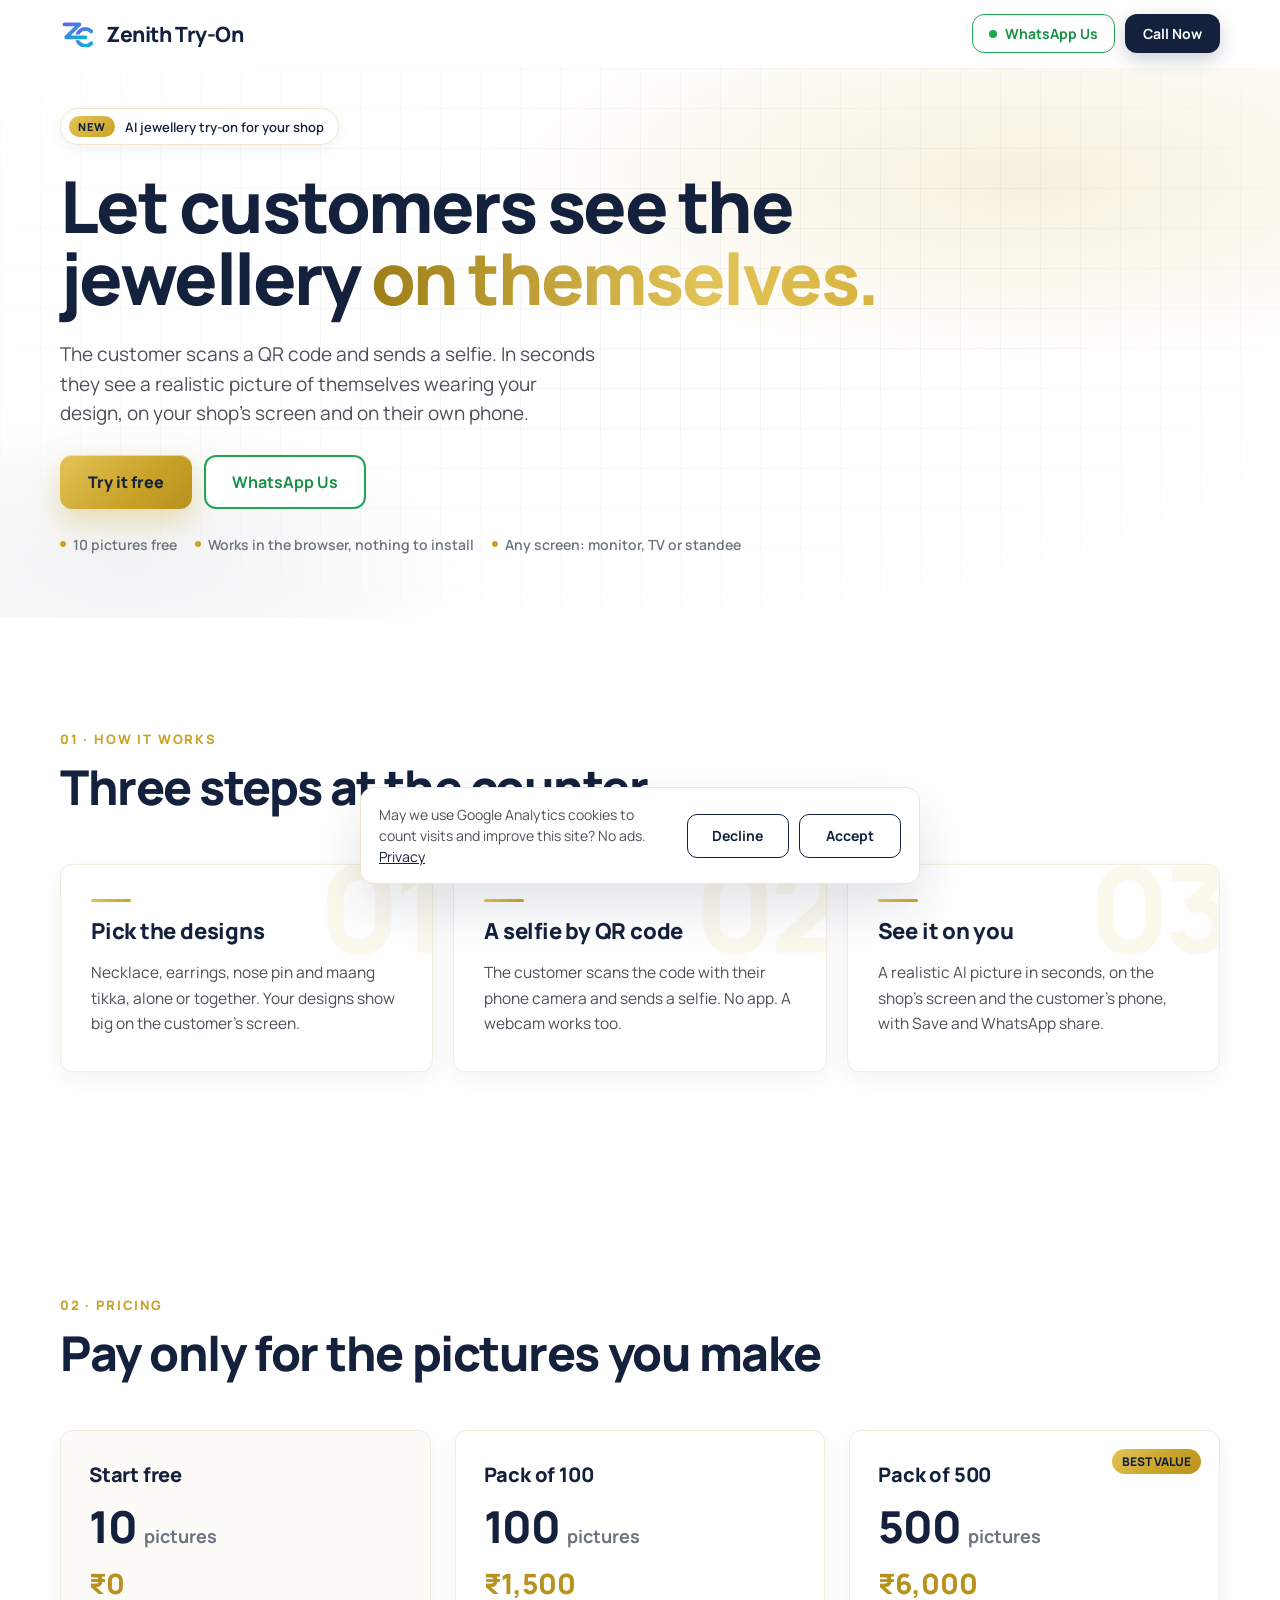
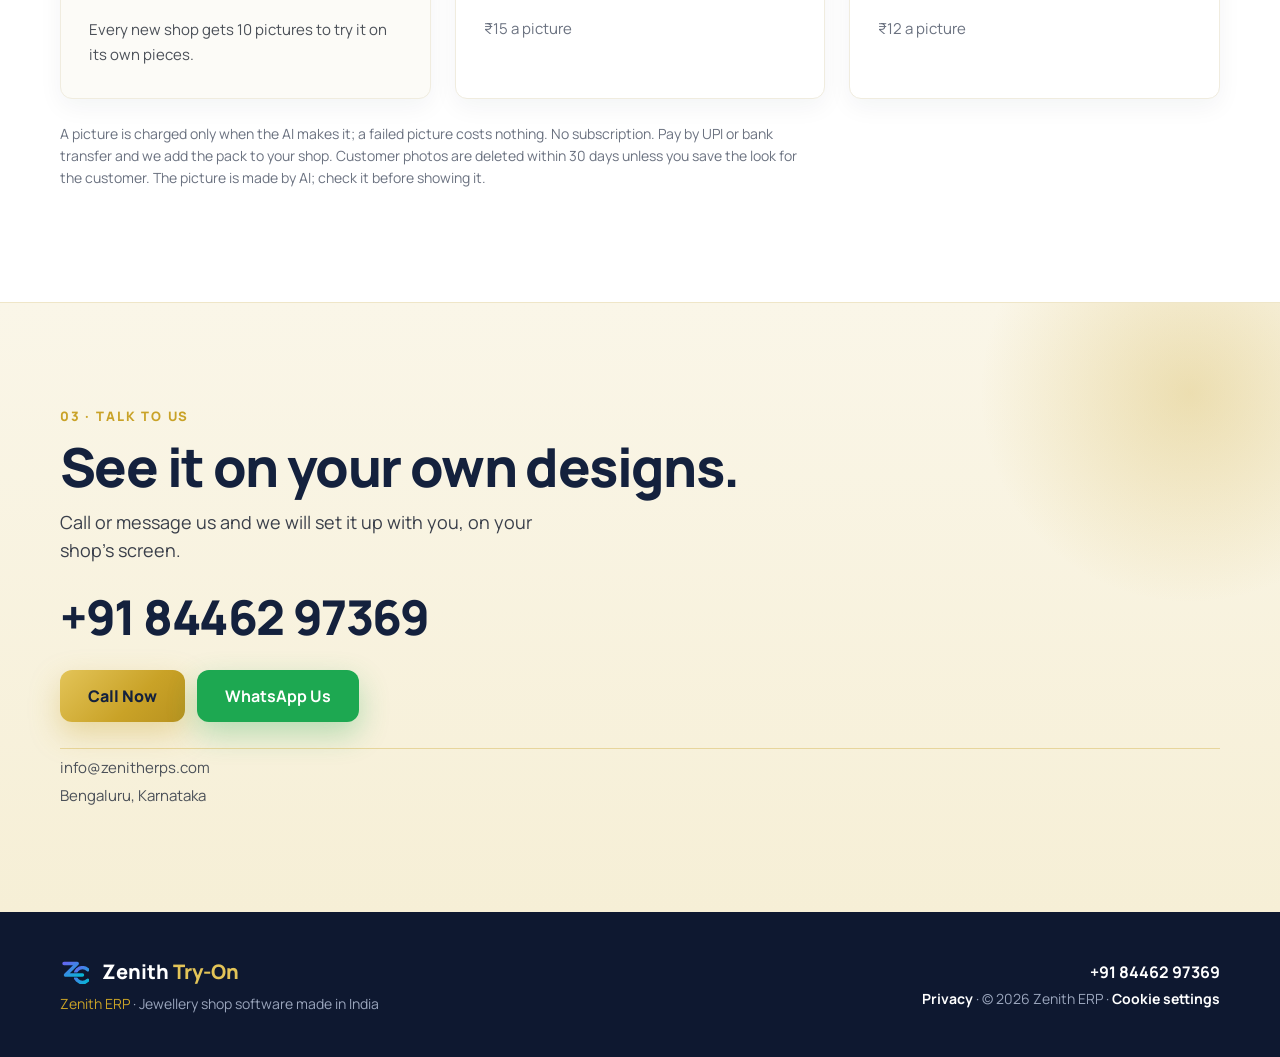
<file: try-on.html>
<!DOCTYPE html>
<html lang="en-IN">
<head>
<meta charset="utf-8">
<meta name="viewport" content="width=device-width, initial-scale=1">
<title>Zenith Try-On | Customers see the jewellery on themselves</title>
<meta name="description" content="AI jewellery try-on for your shop. The customer scans a QR code, sends a selfie, and in seconds sees a realistic picture of themselves wearing your designs. 10 pictures free.">
<link rel="canonical" href="https://zenitherps.com/try-on.html">
<meta property="og:type" content="website">
<meta property="og:title" content="Zenith Try-On | Customers see the jewellery on themselves">
<meta property="og:description" content="A selfie by QR code, your design, and a realistic AI picture in seconds. Packs from ₹12 a picture.">
<meta property="og:url" content="https://zenitherps.com/try-on.html">
<meta name="theme-color" content="#14213D">
<link rel="icon" type="image/svg+xml" href="assets/zc-mark.svg">
<link rel="preconnect" href="https://fonts.googleapis.com">
<link rel="preconnect" href="https://fonts.gstatic.com" crossorigin>
<link href="https://fonts.googleapis.com/css2?family=Manrope:wght@400;500;600;700;800&display=swap" rel="stylesheet">
<link rel="stylesheet" href="styles.css">
<script src="/common.js" defer></script>
<style>
  .tryon-steps { counter-reset: step; }
  .price-grid { display: grid; grid-template-columns: repeat(auto-fit, minmax(min(100%, 260px), 1fr)); gap: 24px; }
  .price { position: relative; }
  .price__n { font-size: 44px; font-weight: 800; color: var(--navy); letter-spacing: -.03em; line-height: 1; }
  .price__n small { font-size: 18px; font-weight: 700; color: var(--muted); letter-spacing: 0; }
  .price__amount { font-size: 28px; font-weight: 800; color: var(--gold-dark); }
  .price__each { font-size: 15px; color: var(--muted); }
  .price__tag { position: absolute; top: 18px; right: 18px; background: var(--gold-grad); color: var(--navy); font-size: 12px; font-weight: 800; padding: 4px 10px; border-radius: 999px; }
  .price--free { background: var(--surface); }
  .tryon-note { font-size: 14px; color: var(--muted); line-height: 1.6; margin-top: 24px; max-width: 760px; }
</style>
</head>
<body>
<div class="page">

<header class="nav" id="nav">
  <div class="nav__inner">
    <a href="index.html" class="nav__brand">
      <img src="assets/zc-mark.svg" alt="Zenith logo" width="36" height="36">
      <span>Zenith Try-On</span>
    </a>
    <div class="nav__ctas">
      <a href="https://wa.me/918446297369?text=I%20want%20to%20know%20about%20Zenith%20Try-On" class="btn btn--wa-outline btn--sm" rel="noopener" target="_blank"><span class="dot dot--green"></span>WhatsApp Us</a>
      <a href="tel:+918446297369" class="btn btn--navy btn--sm">Call Now</a>
    </div>
  </div>
</header>

<section id="top" class="hero">
  <div class="hero__glow"></div>
  <div class="hero__grid"></div>
  <div class="hero__inner">
    <div class="hero__copy">
      <div class="pill"><span class="pill__chip">NEW</span>AI jewellery try-on for your shop</div>
      <h1>Let customers see the jewellery <span class="shine">on themselves.</span></h1>
      <p class="hero__sub">The customer scans a QR code and sends a selfie. In seconds they see a realistic picture of themselves wearing your design, on your shop's screen and on their own phone.</p>
      <div class="btn-row">
        <a href="https://tryon.zenitherps.com" class="btn btn--gold btn--lg">Try it free</a>
        <a href="https://wa.me/918446297369?text=I%20want%20to%20know%20about%20Zenith%20Try-On" class="btn btn--wa-outline btn--lg" rel="noopener" target="_blank">WhatsApp Us</a>
      </div>
      <div class="trust">
        <span><i class="dot dot--gold"></i>10 pictures free</span>
        <span><i class="dot dot--gold"></i>Works in the browser, nothing to install</span>
        <span><i class="dot dot--gold"></i>Any screen: monitor, TV or standee</span>
      </div>
    </div>
  </div>
</section>

<section class="why container" id="how">
  <div class="sec-head">
    <div class="label">01 · How it works</div>
    <h2>Three steps at the counter</h2>
  </div>
  <div class="grid grid--3">
    <div class="card card--why">
      <div class="watermark">01</div>
      <div class="rule"></div>
      <h3>Pick the designs</h3>
      <p>Necklace, earrings, nose pin and maang tikka, alone or together. Your designs show big on the customer's screen.</p>
    </div>
    <div class="card card--why">
      <div class="watermark">02</div>
      <div class="rule"></div>
      <h3>A selfie by QR code</h3>
      <p>The customer scans the code with their phone camera and sends a selfie. No app. A webcam works too.</p>
    </div>
    <div class="card card--why">
      <div class="watermark">03</div>
      <div class="rule"></div>
      <h3>See it on you</h3>
      <p>A realistic AI picture in seconds, on the shop's screen and the customer's phone, with Save and WhatsApp share.</p>
    </div>
  </div>
</section>

<section class="why container" id="pricing">
  <div class="sec-head">
    <div class="label">02 · Pricing</div>
    <h2>Pay only for the pictures you make</h2>
  </div>
  <div class="price-grid">
    <div class="card price price--free">
      <h3>Start free</h3>
      <div class="price__n">10 <small>pictures</small></div>
      <div class="price__amount">₹0</div>
      <p>Every new shop gets 10 pictures to try it on its own pieces.</p>
    </div>
    <div class="card price">
      <h3>Pack of 100</h3>
      <div class="price__n">100 <small>pictures</small></div>
      <div class="price__amount">₹1,500</div>
      <div class="price__each">₹15 a picture</div>
    </div>
    <div class="card price">
      <span class="price__tag">BEST VALUE</span>
      <h3>Pack of 500</h3>
      <div class="price__n">500 <small>pictures</small></div>
      <div class="price__amount">₹6,000</div>
      <div class="price__each">₹12 a picture</div>
    </div>
  </div>
  <p class="tryon-note">A picture is charged only when the AI makes it; a failed picture costs nothing. No subscription. Pay by UPI or bank transfer and we add the pack to your shop. Customer photos are deleted within 30 days unless you save the look for the customer. The picture is made by AI; check it before showing it.</p>
</section>

<section class="contact" id="contact">
  <div class="contact__blob"></div>
  <div class="contact__inner">
    <div class="contact__copy">
      <div class="sec-head sec-head--flush">
        <div class="label">03 · Talk to us</div>
        <h2 class="h2--contact balance">See it on your own designs.</h2>
        <p class="contact__sub">Call or message us and we will set it up with you, on your shop's screen.</p>
      </div>
      <a href="tel:+918446297369" class="contact__phone">+91 84462 97369</a>
      <div class="btn-row">
        <a href="tel:+918446297369" class="btn btn--gold btn--lg btn--flat">Call Now</a>
        <a href="https://wa.me/918446297369?text=I%20want%20to%20know%20about%20Zenith%20Try-On" class="btn btn--wa-solid btn--lg btn--flat" rel="noopener" target="_blank">WhatsApp Us</a>
      </div>
      <div class="contact__meta">
        <div><a href="mailto:info@zenitherps.com" class="contact__email">info@zenitherps.com</a></div>
        <div>Bengaluru, Karnataka</div>
      </div>
    </div>
  </div>
</section>

<footer class="foot">
  <div class="foot__inner">
    <div class="foot__brand">
      <div class="foot__logo"><img src="assets/zc-mark.svg" alt="Zenith logo" width="32" height="32"><div>Zenith <span>Try-On</span></div></div>
      <div class="foot__tag"><a href="index.html">Zenith ERP</a> · Jewellery shop software made in India</div>
    </div>
    <div class="foot__right">
      <a href="tel:+918446297369">+91 84462 97369</a>
      <div class="foot__copy"><a href="/privacy/">Privacy</a> · © 2026 Zenith ERP</div>
    </div>
  </div>
</footer>

<div class="mobile-bar">
  <a href="tel:+918446297369" class="mobile-bar__call">Call Now</a>
  <a href="https://wa.me/918446297369?text=I%20want%20to%20know%20about%20Zenith%20Try-On" class="mobile-bar__wa" rel="noopener" target="_blank">WhatsApp Us</a>
</div>

</div>
</body>
</html>
</file>
<file: styles.css>
/* Zenith ERP marketing site. Values read from the Claude Design handoff (v2). */

:root {
  --navy: #14213D;
  --navy-deep: #0E1830;
  --navy-light: #1F3160;
  --navy-light-2: #243760;
  --gold: #C9A227;
  --gold-light: #E3C458;
  --gold-dark: #B8921F;
  --gold-darker: #9E7E17;
  --text: #3A3F4A;
  --body: #4B5058;
  --muted: #6B7280;
  --border: #F0ECDF;
  --border-warm: #EFE6C8;
  --border-input: #E5E1D3;
  --surface: #FCFBF7;
  --cream-1: #FAF6E8;
  --cream-2: #F6EFD6;
  --wa: #1DA851;
  --wa-hover: #178F44;
  --on-navy: #D5D9E2;
  --on-navy-2: #C9CFDB;
  --on-navy-3: #9AA5BC;
  --gold-grad: linear-gradient(135deg, #E3C458, #C9A227 60%, #B8921F);
  --gold-shadow: 0 12px 30px rgba(201, 162, 39, .35);
  --card-shadow: 0 8px 24px rgba(20, 33, 61, .05);
  --lift-shadow: 0 24px 50px rgba(20, 33, 61, .12);
}

@keyframes zfloat { 0%, 100% { transform: translateY(0); } 50% { transform: translateY(-10px); } }
@keyframes zpulse { 0%, 100% { opacity: .5; transform: scale(.8); } 50% { opacity: 1; transform: scale(1.2); } }
@keyframes zflow { to { transform: translateY(44px); } }
@keyframes zreveal { from { opacity: 0; transform: translateY(28px); } to { opacity: 1; transform: none; } }
@keyframes zin { from { opacity: 0; transform: translateY(18px); } to { opacity: 1; transform: none; } }
@keyframes zshine { from { background-position: 200% 0; } to { background-position: -200% 0; } }

html { scroll-behavior: smooth; }
body {
  margin: 0; background: #fff; color: var(--text);
  font-family: 'Manrope', system-ui, sans-serif; -webkit-font-smoothing: antialiased;
}
a { color: var(--gold); text-decoration: none; }
a:hover { color: #A8861C; }
input::placeholder { color: #9AA0AA; }
h1, h2, h3, p { margin: 0; }
img { max-width: 100%; }

.page { width: 100%; min-height: 100vh; background: #fff; overflow-x: clip; }
.container { max-width: 1160px; margin: 0 auto; padding: 104px 24px; }
.balance { text-wrap: balance; }

/* Scroll reveals: CSS scroll-driven where supported, IntersectionObserver fallback otherwise. */
.reveal { animation: zreveal linear both; animation-timeline: view(); animation-range: entry 0% entry 40%; }
.sec-head.reveal { animation-range: entry 0% entry 35%; }
@supports not (animation-timeline: view()) {
  .reveal { animation: none; opacity: 0; transform: translateY(28px); transition: opacity .7s cubic-bezier(.2,.7,.2,1), transform .7s cubic-bezier(.2,.7,.2,1); }
  .reveal.is-in { opacity: 1; transform: none; }
}
@media (prefers-reduced-motion: reduce) {
  .reveal, .reveal.is-in { animation: none; opacity: 1; transform: none; transition: none; }
  .float, .blink, .wire__pulse, .shine, .hero__copy, .hero__art { animation: none !important; }
}

/* Section headings */
.label { font-size: 13px; font-weight: 800; letter-spacing: .14em; text-transform: uppercase; color: var(--gold); }
.label--light { color: var(--gold-light); }
h2 { font-size: clamp(32px, 3.8vw, 48px); font-weight: 800; color: var(--navy); letter-spacing: -.03em; line-height: 1.05; }
.h2--white { color: #fff; }
.h2--contact { font-size: clamp(34px, 4.2vw, 54px); }
.sec-head { display: flex; flex-direction: column; gap: 14px; margin-bottom: 52px; }
.sec-head--flush { margin-bottom: 0; }
.sec-head--row { flex-direction: row; flex-wrap: wrap; align-items: flex-end; justify-content: space-between; gap: 20px; }
.sec-head__text { display: flex; flex-direction: column; gap: 14px; }

/* Buttons */
.btn { display: inline-flex; white-space: nowrap; align-items: center; gap: 10px; border-radius: 12px; font-weight: 700; transition: transform .2s, background .2s, color .2s; }
.btn:hover { transform: translateY(-2px); }
.btn--sm { font-size: 14px; gap: 8px; }
.btn--md { font-size: 15px; padding: 12px 22px; }
.btn--lg { font-size: 16px; }
.btn--navy { background: var(--navy); color: #fff; padding: 10px 18px; box-shadow: 0 6px 18px rgba(20, 33, 61, .22); }
.btn--navy:hover { background: var(--navy-light); color: #fff; transform: none; }
.btn--gold { background: var(--gold-grad); color: var(--navy); font-weight: 800; padding: 16px 28px; box-shadow: var(--gold-shadow), inset 0 1px 0 rgba(255, 255, 255, .5); }
.btn--gold:hover { color: var(--navy); }
.btn--gold.btn--flat { padding: 15px 28px; box-shadow: var(--gold-shadow); }
.btn--wa-outline { border: 2px solid var(--wa); color: var(--wa-hover); background: #fff; padding: 14px 26px; }
.btn--wa-outline.btn--sm { border-width: 1.5px; padding: 9px 16px; }
.btn--wa-outline.btn--sm:hover { transform: none; }
.btn--wa-outline.btn--md { padding: 12px 22px; background: transparent; }
.btn--wa-outline:hover { background: var(--wa); color: #fff; }
.btn--wa-solid { background: var(--wa); color: #fff; padding: 15px 28px; box-shadow: 0 12px 30px rgba(29, 168, 81, .3); }
.btn--wa-solid:hover { color: #fff; }
.btn-row { display: flex; flex-wrap: wrap; gap: 12px; }
.dot { display: inline-block; width: 6px; height: 6px; border-radius: 50%; }
.dot--gold { background: var(--gold); }
.dot--green { width: 8px; height: 8px; background: var(--wa); }
.dot--live { background: var(--wa); box-shadow: 0 0 8px var(--wa); }

/* Header */
.nav { position: sticky; top: 0; z-index: 50; background: rgba(255, 255, 255, .88); backdrop-filter: blur(14px); -webkit-backdrop-filter: blur(14px); border-bottom: 1px solid transparent; box-shadow: none; transition: box-shadow .3s, border-color .3s; }
.nav.is-scrolled { border-bottom-color: #EEE9DA; box-shadow: 0 8px 30px rgba(20, 33, 61, .08); }
.nav__inner { max-width: 1160px; margin: 0 auto; padding: 14px 24px; display: flex; align-items: center; justify-content: space-between; gap: 16px; }
.nav__brand { display: flex; align-items: center; gap: 10px; color: var(--navy); }
.nav__brand:hover { color: var(--navy); }
.nav__brand img { width: 36px; height: 36px; display: block; }
.nav__brand span { font-weight: 800; font-size: 21px; letter-spacing: -.02em; }
.nav__ctas { display: flex; gap: 10px; align-items: center; }

/* Hero */
.hero { position: relative; overflow: hidden; }
.hero__glow { position: absolute; inset: 0; background: radial-gradient(60% 50% at 80% 20%, rgba(201, 162, 39, .16), transparent 70%), radial-gradient(40% 40% at 10% 90%, rgba(20, 33, 61, .06), transparent 70%); }
.hero__grid { position: absolute; inset: 0; background-image: linear-gradient(rgba(20, 33, 61, .045) 1px, transparent 1px), linear-gradient(90deg, rgba(20, 33, 61, .045) 1px, transparent 1px); background-size: 40px 40px; mask-image: radial-gradient(70% 70% at 50% 40%, #000 30%, transparent); -webkit-mask-image: radial-gradient(70% 70% at 50% 40%, #000 30%, transparent); }
.hero__inner { position: relative; max-width: 1160px; margin: 0 auto; padding: 40px 24px 64px; display: grid; grid-template-columns: repeat(auto-fit, minmax(320px, 1fr)); gap: 56px; align-items: center; }
.hero__copy { display: flex; flex-direction: column; gap: 26px; animation: zin .8s cubic-bezier(.2, .7, .2, 1) both; }
.pill { display: inline-flex; white-space: nowrap; align-items: center; gap: 10px; align-self: flex-start; padding: 7px 14px 7px 8px; border-radius: 999px; background: #fff; border: 1px solid var(--border-warm); box-shadow: 0 4px 14px rgba(20, 33, 61, .06); font-size: 13px; font-weight: 600; color: var(--navy); }
.pill__chip { padding: 3px 9px; border-radius: 999px; background: linear-gradient(135deg, #E3C458, #C9A227); color: var(--navy); font-size: 11px; font-weight: 800; letter-spacing: .08em; }
h1 { font-size: clamp(42px, 5.6vw, 72px); line-height: 1; font-weight: 800; color: var(--navy); letter-spacing: -.035em; text-wrap: balance; }
.shine { background: linear-gradient(90deg, #9E7E17, #E3C458, #C9A227, #9E7E17); background-size: 200% 100%; -webkit-background-clip: text; background-clip: text; color: transparent; animation: zshine 6s linear infinite; }
.hero__sub { font-size: 19px; line-height: 1.55; color: var(--body); max-width: 540px; text-wrap: pretty; }
.trust { display: flex; flex-wrap: wrap; gap: 8px 18px; font-size: 14px; font-weight: 600; color: var(--muted); }
.trust span { display: flex; align-items: center; gap: 7px; }

.hero__art { position: relative; min-height: 420px; display: flex; align-items: center; justify-content: center; animation: zin 1s .15s cubic-bezier(.2, .7, .2, 1) both; }
.hero__halo { position: absolute; width: 80%; height: 80%; border-radius: 50%; background: radial-gradient(closest-side, rgba(201, 162, 39, .35), rgba(201, 162, 39, 0)); }
.hero__ring { position: absolute; right: -2%; bottom: 4%; width: 150px; height: 150px; border-radius: 50%; border: 16px solid rgba(201, 162, 39, .28); filter: blur(7px); }
.frame { position: relative; width: min(100%, 500px); border-radius: 14px; background: linear-gradient(180deg, #1F3160, #14213D); padding: 10px 10px 16px; box-shadow: 0 40px 80px rgba(20, 33, 61, .28), 0 0 0 1px rgba(255, 255, 255, .08) inset; transform: perspective(1400px) rotateY(-9deg) rotateX(3deg); }
.frame img { display: block; width: 100%; height: auto; border-radius: 7px; }
.frame__foot { margin: 11px auto 0; width: 44px; height: 4px; border-radius: 2px; background: rgba(255, 255, 255, .25); }
.float { position: absolute; padding: 14px; border-radius: 12px; background: rgba(255, 255, 255, .85); backdrop-filter: blur(10px); -webkit-backdrop-filter: blur(10px); box-shadow: 0 16px 40px rgba(20, 33, 61, .14); border: 1px solid var(--border); display: flex; flex-direction: column; gap: 8px; }
.float--bill { left: -2%; top: 4%; width: 160px; animation: zfloat 6s ease-in-out infinite; }
.float--rate { right: -3%; top: 12%; width: 150px; animation: zfloat 7s ease-in-out infinite 1s; }
.float--tag { left: 6%; bottom: 2%; width: 140px; flex-direction: row; align-items: center; gap: 10px; animation: zfloat 8s ease-in-out infinite .5s; }
.float__head { display: flex; justify-content: space-between; align-items: center; }
.float__head span:first-child, .float__title { font-size: 11px; font-weight: 800; color: var(--navy); letter-spacing: .06em; }
.float__gst { font-size: 10px; font-weight: 700; color: var(--wa-hover); background: rgba(29, 168, 81, .12); padding: 2px 6px; border-radius: 999px; }
.float__col { display: flex; flex-direction: column; gap: 6px; flex: 1; }
.bar { height: 6px; border-radius: 3px; background: #E9E4D3; }
.bar--gold { height: 8px; border-radius: 4px; background: linear-gradient(90deg, #E3C458, #C9A227); }
.bar--tall { height: 12px; border-radius: 6px; }
.bar--90 { width: 90%; } .bar--80 { width: 80%; } .bar--70 { width: 70%; } .bar--62 { width: 62%; } .bar--50 { width: 50%; }
.tag-icon { width: 24px; height: 24px; border-radius: 5px; border: 2px solid var(--gold); transform: rotate(45deg); flex: none; display: flex; align-items: center; justify-content: center; }
.tag-icon i { width: 5px; height: 5px; border-radius: 50%; background: var(--gold); }

/* Built for the counter */
.counter { background: var(--surface); border-top: 1px solid var(--border); border-bottom: 1px solid var(--border); }
.link-arrow { font-size: 15px; font-weight: 700; color: var(--navy); display: inline-flex; align-items: center; gap: 8px; border-bottom: 2px solid var(--gold); padding-bottom: 3px; }
.link-arrow:hover { color: var(--gold); }
.chev { display: inline-block; width: 8px; height: 8px; border-top: 2px solid currentColor; border-right: 2px solid currentColor; transform: rotate(45deg); }
.grid { display: grid; gap: 20px; }
.grid--4 { grid-template-columns: repeat(auto-fit, minmax(min(100%, 200px), 1fr)); }
.grid--3 { grid-template-columns: repeat(auto-fit, minmax(min(100%, 260px), 1fr)); }
.grid--tight { gap: 18px; }
.card { background: #fff; border: 1px solid var(--border); border-radius: 12px; padding: 30px 28px; box-shadow: var(--card-shadow); display: flex; flex-direction: column; gap: 16px; transition: transform .25s, box-shadow .25s, border-color .25s; }
.card:hover { transform: translateY(-6px); box-shadow: var(--lift-shadow); border-color: #E9D9A3; }
.card h3 { font-size: 20px; font-weight: 800; color: var(--navy); letter-spacing: -.01em; }
.card p { font-size: 15px; line-height: 1.65; color: var(--body); }
.tile { width: 48px; height: 48px; border-radius: 12px; background: linear-gradient(135deg, rgba(201, 162, 39, .18), rgba(201, 162, 39, .06)); border: 1px solid rgba(201, 162, 39, .5); display: flex; align-items: center; justify-content: center; }
.tile svg { display: block; }

/* Your shop, your computer */
.local { max-width: 1160px; margin: 0 auto; padding: 112px 24px; display: grid; grid-template-columns: repeat(auto-fit, minmax(320px, 1fr)); gap: 64px; align-items: center; }
.local__copy { display: flex; flex-direction: column; gap: 24px; }
.local h2 { line-height: 1.08; }
.ticks { list-style: none; margin: 8px 0 0; padding: 0; display: flex; flex-direction: column; gap: 18px; }
.ticks li { display: flex; gap: 14px; align-items: flex-start; font-size: 17px; line-height: 1.55; color: var(--text); }
.tick { flex: none; width: 26px; height: 26px; border-radius: 50%; background: linear-gradient(135deg, #E3C458, #C9A227); display: flex; align-items: center; justify-content: center; margin-top: 1px; box-shadow: 0 4px 10px rgba(201, 162, 39, .35); }
.tick i { display: block; width: 10px; height: 5px; border-left: 2.5px solid var(--navy); border-bottom: 2.5px solid var(--navy); transform: rotate(-45deg) translate(1px, -1px); }
.local__cta { align-self: flex-start; margin-top: 8px; }

.diagram { position: relative; overflow: hidden; display: flex; flex-direction: column; align-items: center; padding: 44px 24px 34px; border-radius: 14px; background: radial-gradient(120% 90% at 50% 0%, #1F3160 0%, #14213D 55%, #0E1830 100%); box-shadow: 0 40px 90px rgba(20, 33, 61, .32); }
.diagram__grid { position: absolute; inset: 0; background-image: linear-gradient(rgba(255, 255, 255, .04) 1px, transparent 1px), linear-gradient(90deg, rgba(255, 255, 255, .04) 1px, transparent 1px); background-size: 28px 28px; mask-image: radial-gradient(closest-side, #000, transparent); -webkit-mask-image: radial-gradient(closest-side, #000, transparent); }
.diagram__glow { position: absolute; top: -40px; width: 280px; height: 280px; border-radius: 50%; background: radial-gradient(closest-side, rgba(201, 162, 39, .38), rgba(201, 162, 39, 0)); }
.diagram__main { position: relative; display: flex; flex-direction: column; align-items: center; gap: 10px; }
.server { width: 176px; height: 108px; border-radius: 12px; background: linear-gradient(160deg, #243760, #14213D); border: 1px solid rgba(201, 162, 39, .7); box-shadow: 0 0 0 6px rgba(201, 162, 39, .08), 0 20px 50px rgba(0, 0, 0, .45), inset 0 1px 0 rgba(255, 255, 255, .15); display: flex; flex-direction: column; justify-content: center; gap: 6px; padding: 0 18px; box-sizing: border-box; }
.server__line { height: 4px; border-radius: 2px; background: rgba(255, 255, 255, .22); }
.server__line--gold { height: 5px; border-radius: 3px; background: var(--gold); width: 55%; box-shadow: 0 0 10px rgba(201, 162, 39, .7); }
.server__line--85 { width: 85%; } .server__line--70 { width: 70%; } .server__line--40 { width: 40%; background: rgba(255, 255, 255, .12); }
.server__stand { width: 60px; height: 4px; border-radius: 2px; background: rgba(201, 162, 39, .8); }
.server__badge { display: inline-flex; align-items: center; gap: 8px; font-size: 12px; font-weight: 700; color: #fff; letter-spacing: .08em; text-transform: uppercase; padding: 6px 12px; border-radius: 999px; background: rgba(201, 162, 39, .15); border: 1px solid rgba(201, 162, 39, .4); }
.wire { position: relative; }
.wire--down { width: 2px; height: 30px; background: linear-gradient(rgba(201, 162, 39, .2), #C9A227); overflow: hidden; }
.wire__pulse { position: absolute; left: 0; top: -14px; width: 2px; height: 14px; background: #fff; box-shadow: 0 0 8px #fff; animation: zflow 1.8s linear infinite; }
.wire--bus { width: min(100%, 380px); height: 2px; background: linear-gradient(90deg, rgba(201, 162, 39, .2), #C9A227 20%, #C9A227 80%, rgba(201, 162, 39, .2)); }
.wire--drop { width: 2px; height: 26px; background: linear-gradient(#C9A227, rgba(201, 162, 39, .2)); }
.counters { position: relative; width: min(100%, 440px); display: flex; justify-content: space-between; gap: 14px; }
.counter-node { display: flex; flex-direction: column; align-items: center; flex: 1; min-width: 0; }
.screen { width: min(100%, 96px); aspect-ratio: 3 / 2; border-radius: 8px; background: linear-gradient(160deg, rgba(255, 255, 255, .14), rgba(255, 255, 255, .04)); border: 1px solid rgba(201, 162, 39, .5); backdrop-filter: blur(6px); -webkit-backdrop-filter: blur(6px); box-shadow: 0 10px 30px rgba(0, 0, 0, .35), inset 0 1px 0 rgba(255, 255, 255, .2); display: flex; align-items: center; justify-content: center; }
.blink { width: 8px; height: 8px; border-radius: 50%; background: var(--gold); box-shadow: 0 0 12px var(--gold); animation: zpulse 2.4s ease-in-out infinite; }
.blink--2 { animation-delay: .8s; } .blink--3 { animation-delay: 1.6s; }
.screen__stand { width: 24px; height: 3px; background: rgba(201, 162, 39, .6); border-radius: 2px; margin-top: 5px; }
.counter-node__name { font-size: 12px; font-weight: 600; color: var(--on-navy-2); margin-top: 8px; letter-spacing: .04em; }
.diagram__caption { position: relative; margin-top: 28px; display: flex; gap: 18px; flex-wrap: wrap; justify-content: center; font-size: 11px; font-family: ui-monospace, Menlo, monospace; color: var(--on-navy-3); letter-spacing: .06em; }
.diagram__sep { color: var(--gold); }

/* Ready for your CA */
.ca { position: relative; overflow: hidden; background: var(--navy); }
.ca__glow { position: absolute; inset: 0; background: radial-gradient(70% 60% at 100% 0%, rgba(201, 162, 39, .22), transparent 60%); }
.ca .container { position: relative; }
.glass { border: 1px solid rgba(201, 162, 39, .3); border-radius: 12px; padding: 28px 24px; display: flex; flex-direction: column; gap: 14px; background: linear-gradient(160deg, rgba(255, 255, 255, .07), rgba(255, 255, 255, .02)); backdrop-filter: blur(6px); -webkit-backdrop-filter: blur(6px); transition: transform .25s, border-color .25s, background .25s; }
.glass:hover { border-color: var(--gold); transform: translateY(-4px); background: rgba(255, 255, 255, .08); }
.glass__icon { width: 38px; height: 38px; border-radius: 9px; border: 1.5px solid var(--gold); display: flex; align-items: center; justify-content: center; box-sizing: border-box; }
.glass__title { font-size: 22px; font-weight: 800; color: #fff; letter-spacing: -.01em; }
.glass__body { font-size: 14.5px; line-height: 1.6; color: var(--on-navy); }

/* Why jewellers choose Zenith */
.why { padding: 112px 24px; }
.card--why { position: relative; overflow: hidden; padding: 34px 30px; gap: 14px; }
.card--why:hover { border-color: var(--border); }
.card--why h3 { font-size: 22px; }
.card--why p { font-size: 15.5px; }
.watermark { position: absolute; right: -10px; top: -18px; font-size: 120px; font-weight: 800; color: rgba(201, 162, 39, .08); line-height: 1; letter-spacing: -.05em; }
.rule { width: 40px; height: 3px; background: linear-gradient(90deg, #E3C458, #C9A227); border-radius: 2px; }

/* Free download (lead magnet) */
.download { background: var(--surface); border-top: 1px solid var(--border); }
.download__inner { max-width: 1160px; margin: 0 auto; padding: 104px 24px; display: grid; grid-template-columns: repeat(auto-fit, minmax(min(100%, 320px), 1fr)); gap: 48px; align-items: center; }
.download__copy { display: flex; flex-direction: column; gap: 26px; }
.download__sub { font-size: 18px; line-height: 1.55; color: var(--text); text-wrap: pretty; max-width: 540px; }
.ticks--tight { gap: 12px; }
.ticks--tight li { font-size: 16px; }
.form__done { font-size: 14px; color: var(--wa-hover); font-weight: 600; }
.form__done a { text-decoration: underline; }
.form__fine { font-size: 12.5px; color: var(--muted); text-align: center; }

/* Contact */
.contact { position: relative; overflow: hidden; background: linear-gradient(180deg, #FAF6E8, #F6EFD6); border-top: 1px solid var(--border-warm); }
.contact__blob { position: absolute; right: -120px; top: -120px; width: 420px; height: 420px; border-radius: 50%; background: radial-gradient(closest-side, rgba(201, 162, 39, .28), transparent); }
.contact__inner { position: relative; max-width: 1160px; margin: 0 auto; padding: 104px 24px; display: grid; grid-template-columns: repeat(auto-fit, minmax(min(100%, 320px), 1fr)); gap: 48px; align-items: center; }
.contact__copy { display: flex; flex-direction: column; gap: 26px; }
.contact__sub { font-size: 18px; line-height: 1.55; color: var(--text); text-wrap: pretty; max-width: 520px; }
.contact__phone { font-size: clamp(32px, 4.4vw, 48px); font-weight: 800; color: var(--navy); letter-spacing: -.03em; line-height: 1.1; }
.contact__phone:hover { color: var(--gold); }
.contact__meta { display: flex; flex-direction: column; gap: 6px; font-size: 15px; color: var(--body); line-height: 1.5; padding-top: 8px; border-top: 1px solid rgba(201, 162, 39, .35); }
.contact__email { color: var(--body); }
.contact__email:hover { color: var(--gold); }

.form { background: #fff; border: 1px solid var(--border-warm); border-radius: 14px; padding: 32px; box-shadow: 0 30px 70px rgba(20, 33, 61, .14); display: flex; flex-direction: column; gap: 14px; }
.form__head { display: flex; flex-direction: column; gap: 4px; margin-bottom: 6px; }
.form__title { font-size: 20px; font-weight: 800; color: var(--navy); }
.form__sub { font-size: 14px; color: var(--muted); }
.form input:not(.hp) { width: 100%; box-sizing: border-box; font: inherit; font-size: 15px; padding: 14px 16px; border: 1px solid var(--border-input); border-radius: 10px; color: var(--navy); outline: none; background: var(--surface); transition: border-color .2s, background .2s, box-shadow .2s; }
.form input:focus { border-color: var(--gold); background: #fff; box-shadow: 0 0 0 4px rgba(201, 162, 39, .18); }
.form input.is-invalid { border-color: #C0392B; }
.hp { position: absolute; left: -9999px; width: 1px; height: 1px; opacity: 0; }
.form__submit { font: inherit; font-weight: 800; font-size: 16px; background: var(--gold-grad); color: var(--navy); border: 0; padding: 16px; border-radius: 12px; cursor: pointer; margin-top: 6px; box-shadow: 0 10px 24px rgba(201, 162, 39, .3); transition: transform .2s; }
.form__submit:hover { transform: translateY(-2px); }
.form__submit:disabled { cursor: default; transform: none; }
.form__error { font-size: 14px; color: #C0392B; }

/* Footer */
.foot { background: var(--navy-deep); }
.foot__inner { max-width: 1160px; margin: 0 auto; padding: 44px 24px; display: flex; flex-wrap: wrap; justify-content: space-between; align-items: center; gap: 20px; }
.foot__brand { display: flex; flex-direction: column; gap: 6px; }
.foot__logo { display: flex; align-items: center; gap: 10px; font-weight: 800; font-size: 20px; color: #fff; }
.foot__logo img { width: 32px; height: 32px; display: block; }
.foot__logo span { color: var(--gold-light); }
.foot__tag { font-size: 14px; color: var(--on-navy-3); }
.foot__right { display: flex; flex-direction: column; gap: 6px; font-size: 14px; color: var(--on-navy-3); text-align: right; }
.foot__right a { color: #fff; font-weight: 700; font-size: 16px; }
.foot__right a:hover { color: var(--gold-light); }
.foot__copy a { font-size: inherit; }
.foot__cookies { border: 0; padding: 0; background: none; font: inherit; font-weight: 700; color: #fff; cursor: pointer; }
.foot__cookies:hover { color: var(--gold-light); }

/* Cookie choice (common.js). Above the mobile bar where a page has one. */
.cookies { position: fixed; left: 16px; right: 16px; bottom: calc(16px + env(safe-area-inset-bottom)); z-index: 70; box-sizing: border-box; max-width: 560px; margin: 0 auto; padding: 16px 18px; display: flex; flex-wrap: wrap; align-items: center; gap: 12px 18px; border-radius: 14px; background: #fff; border: 1px solid var(--border-warm); box-shadow: var(--lift-shadow); font-size: 14px; line-height: 1.5; color: var(--body); }
.cookies p { flex: 1 1 260px; }
.cookies a { color: var(--navy); text-decoration: underline; }
.cookies__row { display: flex; gap: 10px; flex: 1 0 auto; }
.cookies__btn { flex: 1; min-height: 44px; padding: 0 18px; border: 1.5px solid var(--navy); border-radius: 10px; background: #fff; color: var(--navy); font: inherit; font-weight: 700; cursor: pointer; }
.cookies__btn:hover { background: var(--navy); color: #fff; }
.cookies__btn:focus-visible, .foot__cookies:focus-visible { outline: 3px solid var(--gold); outline-offset: 2px; }

/* Mobile bottom bar */
.mobile-bar { display: none; position: fixed; left: 0; right: 0; bottom: 0; z-index: 60; gap: 10px; padding: 10px 14px calc(10px + env(safe-area-inset-bottom)); background: rgba(255, 255, 255, .96); backdrop-filter: blur(12px); -webkit-backdrop-filter: blur(12px); border-top: 1px solid #EEE9DA; box-shadow: 0 -10px 30px rgba(20, 33, 61, .08); }
.mobile-bar a { flex: 1; display: flex; align-items: center; justify-content: center; min-height: 50px; border-radius: 12px; font-size: 15px; }
.mobile-bar__call { background: linear-gradient(135deg, #E3C458, #C9A227); color: var(--navy); font-weight: 800; }
.mobile-bar__call:hover { color: var(--navy); }
.mobile-bar__wa { background: var(--wa); color: #fff; font-weight: 700; }
.mobile-bar__wa:hover { color: #fff; }

@media (max-width: 719.98px) {
  .nav__ctas { display: none; }
  .mobile-bar { display: flex; }
  .page { padding-bottom: 84px; }
  body:has(.mobile-bar) .cookies { bottom: calc(84px + env(safe-area-inset-bottom)); }
  .frame { transform: none; }
}
</file>
<file: legal/legal.css>
/* Policy pages (privacy, terms, refund). Uses the tokens from /styles.css. */
.legal { background: linear-gradient(180deg, #FAF6E8, #fff 360px); }
.legal__inner { max-width: 760px; margin: 0 auto; padding: 56px 16px 96px; }
.legal__label { font-size: 13px; font-weight: 800; letter-spacing: .12em; text-transform: uppercase; color: var(--gold-dark); }
.legal h1 { margin-top: 10px; font-size: clamp(28px, 6vw, 40px); line-height: 1.15; letter-spacing: -.02em; color: var(--navy); font-weight: 800; }
.legal__date { margin-top: 10px; font-size: 14px; color: var(--muted); }
.legal h2 { margin-top: 36px; font-size: 21px; color: var(--navy); font-weight: 800; }
.legal p, .legal li { line-height: 1.7; color: var(--body); }
.legal p { margin-top: 12px; }
.legal ul, .legal ol { margin: 12px 0 0; padding-left: 22px; }
.legal li + li { margin-top: 6px; }
.legal a { color: var(--navy); text-decoration: underline; }
.legal__box { margin-top: 24px; padding: 16px 18px; border-radius: 14px; background: #fff; border: 1px solid var(--border); box-shadow: var(--card-shadow); }
.legal__box p:first-child { margin-top: 0; }
.legal__links { margin-top: 40px; font-size: 15px; display: flex; flex-wrap: wrap; gap: 8px 20px; }
</file>
<file: buy/buy.css>
/* Buy pages for Zenith Chrome extensions. Uses the tokens and buttons from /styles.css. */

[hidden] { display: none !important; }

.buy { background: linear-gradient(180deg, #FAF6E8, #fff 420px); min-height: calc(100vh - 160px); }
.buy__inner { max-width: 640px; margin: 0 auto; padding: 64px 16px 96px; }
.buy__label { font-size: 13px; font-weight: 800; letter-spacing: .12em; text-transform: uppercase; color: var(--gold-dark); }
.buy h1 { margin-top: 10px; font-size: clamp(30px, 6vw, 42px); line-height: 1.12; letter-spacing: -.02em; color: var(--navy); font-weight: 800; }
.buy__sub { margin-top: 14px; font-size: 17px; line-height: 1.6; color: var(--body); }
.buy__list { margin: 18px 0 0; padding-left: 20px; color: var(--body); line-height: 1.8; }

.buy-card { margin-top: 32px; background: #fff; border: 1px solid var(--border); border-radius: 18px; padding: 24px; box-shadow: var(--card-shadow); }
.buy-card h2 { font-size: 20px; color: var(--navy); font-weight: 800; }
.buy-card p { margin-top: 10px; line-height: 1.6; color: var(--body); }

.sandbox { margin-top: 24px; padding: 12px 16px; border-radius: 12px; background: #FFF4D6; border: 1px solid #F0D98A; color: #6B5310; font-size: 14px; font-weight: 600; }

.plans { display: grid; gap: 10px; margin: 0 0 20px; }
.plan { display: flex; align-items: center; gap: 12px; padding: 14px 16px; border: 1.5px solid var(--border-input); border-radius: 12px; cursor: pointer; transition: border-color .2s, background .2s; }
.plan:has(input:checked) { border-color: var(--gold); background: var(--cream-1); }
.plan input { accent-color: var(--gold-dark); width: 18px; height: 18px; margin: 0; flex: none; }
.plans--single .plan input { display: none; }
.plan__text { flex: 1; font-weight: 600; color: var(--text); }
.plan__price { font-weight: 800; color: var(--navy); white-space: nowrap; }

.buy__note { margin-top: 14px; font-size: 14px; color: var(--muted); line-height: 1.6; }
.buy__error { margin-top: 14px; padding: 12px 14px; border-radius: 10px; background: #FDECEC; color: #9B1C1C; font-size: 14px; font-weight: 600; }
.buy__working { margin-top: 14px; font-size: 15px; font-weight: 700; color: var(--navy); }

.key { margin-top: 16px; display: flex; flex-wrap: wrap; align-items: center; gap: 12px; }
.key__value { font-family: ui-monospace, 'SFMono-Regular', Consolas, monospace; font-size: clamp(18px, 5vw, 24px); font-weight: 700; letter-spacing: .04em; color: var(--navy); background: var(--cream-1); border: 1px dashed var(--gold); border-radius: 10px; padding: 12px 16px; user-select: all; overflow-wrap: anywhere; }
.key__copy { border: 0; cursor: pointer; font: inherit; }
.steps { margin: 16px 0 0; padding-left: 20px; line-height: 1.8; color: var(--body); }

.india { margin-top: 24px; font-size: 15px; color: var(--body); line-height: 1.6; }

.buy__note a { color: var(--gold-dark); font-weight: 600; }

/* Questions and answers (native details/summary, works without JavaScript). */
.faq { margin-top: 56px; }
.faq h2 { font-size: 24px; color: var(--navy); font-weight: 800; letter-spacing: -.01em; margin-bottom: 14px; }
.faq__item { border-bottom: 1px solid var(--border); }
.faq__item summary { list-style: none; cursor: pointer; display: flex; justify-content: space-between; align-items: center; gap: 16px; padding: 18px 2px; font-size: 16px; font-weight: 700; color: var(--text); }
.faq__item summary::-webkit-details-marker { display: none; }
.faq__item summary::after { content: '+'; flex: none; font-size: 22px; font-weight: 500; line-height: 1; color: var(--gold-dark); transition: transform .2s; }
.faq__item[open] summary::after { transform: rotate(45deg); }
.faq__item summary:focus-visible { outline: 2px solid var(--gold); outline-offset: 2px; border-radius: 6px; }
.faq__item p { margin: -4px 0 18px; padding: 0 2px; line-height: 1.65; color: var(--body); }
.faq__item a { color: var(--navy); text-decoration: underline; }
</file>
